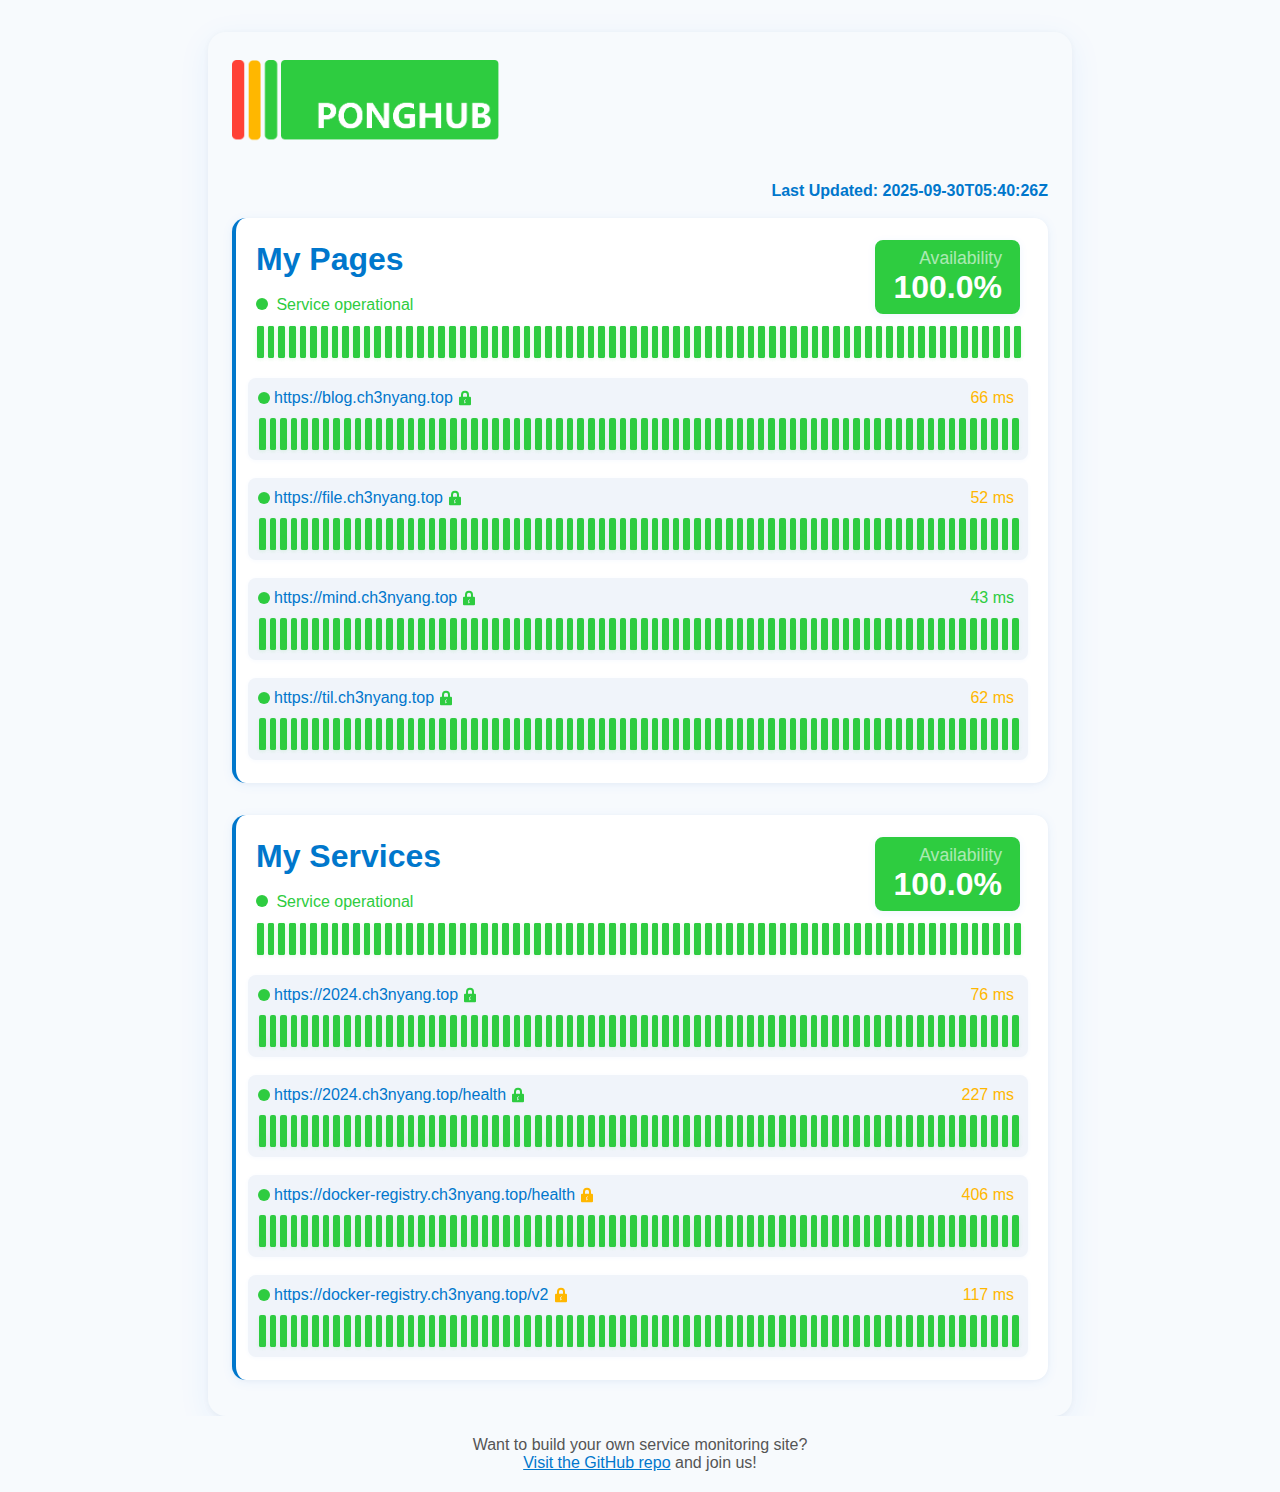
<file: index.html>
<!DOCTYPE html>
<html lang="en">
<head>
    <meta charset="UTF-8">
    <meta name="viewport" content="width=device-width, initial-scale=1.0">
    <title>Service Status Report</title>
    <link rel="stylesheet" href="/static/style.css">
    <link rel="icon" href="/static/icon.png">
    <style>
        :root {
            --primary-color: #0077cc;
            --secondary-color: #f0f4fa;
            --background-color: #f7fafd;
            --red-color: #ff4136;
            --yellow-color: #ffb700;
            --green-color: #2ecc40;
            --gray-color: #e0e0e0;
            --white-color: #ffffff;
        }
        .container {
            width: calc(12px * 72);
        }
        .service-header .status-bar,
        .port-block .status-bar {
            grid-template-columns: repeat(72, 1fr) !important;
        }
        @media (max-width: calc(12px * 72)) {
            .container {
                width: 100%;
                min-width: 0;
                max-width: 100vw;
                padding-left: 2px;
                padding-right: 2px;
                margin: 0;
                border-radius: 0;
                box-shadow: none;
            }
            .logo-img {
                height: auto;
                max-height: 96px;
                max-width: 100%;
            }
            .update-time {
                font-size: 0.92em;
                margin-bottom: 10px;
            }
            .service-block {
                padding: 10px 6px 10px 6px;
                margin-bottom: 18px;
                border-radius: 8px;
            }
            .service-header h2 {
                font-size: 1.5em;
            }
            .service-header .availability-badge {
                font-size: 1.5em;
                padding: 6px 12px;
            }
            .service-header .status-bar,
            .port-block .status-bar {
                padding: 0;
                column-gap: 0;
            }
            .status-bar .status-rect {
                height: 18px;
                margin: 0;
                width: 100%;
                box-shadow: none;
                border-radius: 0;
            }
            .port-block {
                margin-bottom: 12px;
                padding: 6px 4px 4px 4px;
                border-radius: 6px;
                background: var(--secondary-color);
                box-shadow: 0 1px 4px rgba(44, 124, 255, 0.04);
            }
            .port-block .port-url {
                min-width: 80px;
                font-size: 0.92em;
                margin-bottom: 2px;
                color: var(--primary-color);
                font-weight: 500;
            }
        }
    </style>
</head>
<body>
    <div class="container">
        <img src="/static/logo.png" alt="Service Status Report" class="logo-img">
        <div class="update-time">Last Updated: 2025-09-30T05:40:26Z</div>
        
        <div class="service-block">
            <div class="service-header">
                <h2>My Pages</h2>
                
                <div class="status-info status-info-all">
                    <span class="status-ball"></span>
                    
                        Service operational
                    
                </div>
                
                
                <div class="availability-badge 
                    availability-green">
                    <span class="availability-label">Availability</span>
                    <span class="availability-value">100.0%</span>
                </div>
                <div class="status-bar status-bar-header">
                    
                    
                    
                    
                    <div class="status-rect status-all" title="2025-09-28T11:37:15Z: all" data-time="2025-09-28T11:37:15Z">
                        
                        <div class="status-rect-content" style="height: 100%;"></div>
                        
                    </div>
                    
                    
                    
                    <div class="status-rect status-all" title="2025-09-28T12:35:14Z: all" data-time="2025-09-28T12:35:14Z">
                        
                        <div class="status-rect-content" style="height: 100%;"></div>
                        
                    </div>
                    
                    
                    
                    <div class="status-rect status-all" title="2025-09-28T13:21:33Z: all" data-time="2025-09-28T13:21:33Z">
                        
                        <div class="status-rect-content" style="height: 100%;"></div>
                        
                    </div>
                    
                    
                    
                    <div class="status-rect status-all" title="2025-09-28T13:37:50Z: all" data-time="2025-09-28T13:37:50Z">
                        
                        <div class="status-rect-content" style="height: 100%;"></div>
                        
                    </div>
                    
                    
                    
                    <div class="status-rect status-all" title="2025-09-28T14:14:21Z: all" data-time="2025-09-28T14:14:21Z">
                        
                        <div class="status-rect-content" style="height: 100%;"></div>
                        
                    </div>
                    
                    
                    
                    <div class="status-rect status-all" title="2025-09-28T14:36:22Z: all" data-time="2025-09-28T14:36:22Z">
                        
                        <div class="status-rect-content" style="height: 100%;"></div>
                        
                    </div>
                    
                    
                    
                    <div class="status-rect status-all" title="2025-09-28T15:15:38Z: all" data-time="2025-09-28T15:15:38Z">
                        
                        <div class="status-rect-content" style="height: 100%;"></div>
                        
                    </div>
                    
                    
                    
                    <div class="status-rect status-all" title="2025-09-28T15:36:50Z: all" data-time="2025-09-28T15:36:50Z">
                        
                        <div class="status-rect-content" style="height: 100%;"></div>
                        
                    </div>
                    
                    
                    
                    <div class="status-rect status-all" title="2025-09-28T16:19:57Z: all" data-time="2025-09-28T16:19:57Z">
                        
                        <div class="status-rect-content" style="height: 100%;"></div>
                        
                    </div>
                    
                    
                    
                    <div class="status-rect status-all" title="2025-09-28T16:40:53Z: all" data-time="2025-09-28T16:40:53Z">
                        
                        <div class="status-rect-content" style="height: 100%;"></div>
                        
                    </div>
                    
                    
                    
                    <div class="status-rect status-all" title="2025-09-28T17:14:25Z: all" data-time="2025-09-28T17:14:25Z">
                        
                        <div class="status-rect-content" style="height: 100%;"></div>
                        
                    </div>
                    
                    
                    
                    <div class="status-rect status-all" title="2025-09-28T17:36:46Z: all" data-time="2025-09-28T17:36:46Z">
                        
                        <div class="status-rect-content" style="height: 100%;"></div>
                        
                    </div>
                    
                    
                    
                    <div class="status-rect status-all" title="2025-09-28T18:23:56Z: all" data-time="2025-09-28T18:23:56Z">
                        
                        <div class="status-rect-content" style="height: 100%;"></div>
                        
                    </div>
                    
                    
                    
                    <div class="status-rect status-all" title="2025-09-28T18:42:59Z: all" data-time="2025-09-28T18:42:59Z">
                        
                        <div class="status-rect-content" style="height: 100%;"></div>
                        
                    </div>
                    
                    
                    
                    <div class="status-rect status-all" title="2025-09-28T19:13:11Z: all" data-time="2025-09-28T19:13:11Z">
                        
                        <div class="status-rect-content" style="height: 100%;"></div>
                        
                    </div>
                    
                    
                    
                    <div class="status-rect status-all" title="2025-09-28T19:37:13Z: all" data-time="2025-09-28T19:37:13Z">
                        
                        <div class="status-rect-content" style="height: 100%;"></div>
                        
                    </div>
                    
                    
                    
                    <div class="status-rect status-all" title="2025-09-28T20:18:40Z: all" data-time="2025-09-28T20:18:40Z">
                        
                        <div class="status-rect-content" style="height: 100%;"></div>
                        
                    </div>
                    
                    
                    
                    <div class="status-rect status-all" title="2025-09-28T20:37:33Z: all" data-time="2025-09-28T20:37:33Z">
                        
                        <div class="status-rect-content" style="height: 100%;"></div>
                        
                    </div>
                    
                    
                    
                    <div class="status-rect status-all" title="2025-09-28T21:15:25Z: all" data-time="2025-09-28T21:15:25Z">
                        
                        <div class="status-rect-content" style="height: 100%;"></div>
                        
                    </div>
                    
                    
                    
                    <div class="status-rect status-all" title="2025-09-28T21:36:52Z: all" data-time="2025-09-28T21:36:52Z">
                        
                        <div class="status-rect-content" style="height: 100%;"></div>
                        
                    </div>
                    
                    
                    
                    <div class="status-rect status-all" title="2025-09-28T22:16:42Z: all" data-time="2025-09-28T22:16:42Z">
                        
                        <div class="status-rect-content" style="height: 100%;"></div>
                        
                    </div>
                    
                    
                    
                    <div class="status-rect status-all" title="2025-09-28T22:38:25Z: all" data-time="2025-09-28T22:38:25Z">
                        
                        <div class="status-rect-content" style="height: 100%;"></div>
                        
                    </div>
                    
                    
                    
                    <div class="status-rect status-all" title="2025-09-28T23:16:09Z: all" data-time="2025-09-28T23:16:09Z">
                        
                        <div class="status-rect-content" style="height: 100%;"></div>
                        
                    </div>
                    
                    
                    
                    <div class="status-rect status-all" title="2025-09-28T23:37:11Z: all" data-time="2025-09-28T23:37:11Z">
                        
                        <div class="status-rect-content" style="height: 100%;"></div>
                        
                    </div>
                    
                    
                    
                    <div class="status-rect status-all" title="2025-09-29T01:25:28Z: all" data-time="2025-09-29T01:25:28Z">
                        
                        <div class="status-rect-content" style="height: 100%;"></div>
                        
                    </div>
                    
                    
                    
                    <div class="status-rect status-all" title="2025-09-29T02:49:59Z: all" data-time="2025-09-29T02:49:59Z">
                        
                        <div class="status-rect-content" style="height: 100%;"></div>
                        
                    </div>
                    
                    
                    
                    <div class="status-rect status-all" title="2025-09-29T03:37:13Z: all" data-time="2025-09-29T03:37:13Z">
                        
                        <div class="status-rect-content" style="height: 100%;"></div>
                        
                    </div>
                    
                    
                    
                    <div class="status-rect status-all" title="2025-09-29T04:23:35Z: all" data-time="2025-09-29T04:23:35Z">
                        
                        <div class="status-rect-content" style="height: 100%;"></div>
                        
                    </div>
                    
                    
                    
                    <div class="status-rect status-all" title="2025-09-29T04:43:33Z: all" data-time="2025-09-29T04:43:33Z">
                        
                        <div class="status-rect-content" style="height: 100%;"></div>
                        
                    </div>
                    
                    
                    
                    <div class="status-rect status-all" title="2025-09-29T05:19:17Z: all" data-time="2025-09-29T05:19:17Z">
                        
                        <div class="status-rect-content" style="height: 100%;"></div>
                        
                    </div>
                    
                    
                    
                    <div class="status-rect status-all" title="2025-09-29T05:41:29Z: all" data-time="2025-09-29T05:41:29Z">
                        
                        <div class="status-rect-content" style="height: 100%;"></div>
                        
                    </div>
                    
                    
                    
                    <div class="status-rect status-all" title="2025-09-29T06:30:24Z: all" data-time="2025-09-29T06:30:24Z">
                        
                        <div class="status-rect-content" style="height: 100%;"></div>
                        
                    </div>
                    
                    
                    
                    <div class="status-rect status-all" title="2025-09-29T07:19:30Z: all" data-time="2025-09-29T07:19:30Z">
                        
                        <div class="status-rect-content" style="height: 100%;"></div>
                        
                    </div>
                    
                    
                    
                    <div class="status-rect status-all" title="2025-09-29T07:39:32Z: all" data-time="2025-09-29T07:39:32Z">
                        
                        <div class="status-rect-content" style="height: 100%;"></div>
                        
                    </div>
                    
                    
                    
                    <div class="status-rect status-all" title="2025-09-29T08:28:20Z: all" data-time="2025-09-29T08:28:20Z">
                        
                        <div class="status-rect-content" style="height: 100%;"></div>
                        
                    </div>
                    
                    
                    
                    <div class="status-rect status-all" title="2025-09-29T08:50:49Z: all" data-time="2025-09-29T08:50:49Z">
                        
                        <div class="status-rect-content" style="height: 100%;"></div>
                        
                    </div>
                    
                    
                    
                    <div class="status-rect status-all" title="2025-09-29T09:22:57Z: all" data-time="2025-09-29T09:22:57Z">
                        
                        <div class="status-rect-content" style="height: 100%;"></div>
                        
                    </div>
                    
                    
                    
                    <div class="status-rect status-all" title="2025-09-29T09:42:02Z: all" data-time="2025-09-29T09:42:02Z">
                        
                        <div class="status-rect-content" style="height: 100%;"></div>
                        
                    </div>
                    
                    
                    
                    <div class="status-rect status-all" title="2025-09-29T10:21:28Z: all" data-time="2025-09-29T10:21:28Z">
                        
                        <div class="status-rect-content" style="height: 100%;"></div>
                        
                    </div>
                    
                    
                    
                    <div class="status-rect status-all" title="2025-09-29T10:43:52Z: all" data-time="2025-09-29T10:43:52Z">
                        
                        <div class="status-rect-content" style="height: 100%;"></div>
                        
                    </div>
                    
                    
                    
                    <div class="status-rect status-all" title="2025-09-29T11:15:58Z: all" data-time="2025-09-29T11:15:58Z">
                        
                        <div class="status-rect-content" style="height: 100%;"></div>
                        
                    </div>
                    
                    
                    
                    <div class="status-rect status-all" title="2025-09-29T11:38:17Z: all" data-time="2025-09-29T11:38:17Z">
                        
                        <div class="status-rect-content" style="height: 100%;"></div>
                        
                    </div>
                    
                    
                    
                    <div class="status-rect status-all" title="2025-09-29T12:41:01Z: all" data-time="2025-09-29T12:41:01Z">
                        
                        <div class="status-rect-content" style="height: 100%;"></div>
                        
                    </div>
                    
                    
                    
                    <div class="status-rect status-all" title="2025-09-29T13:29:12Z: all" data-time="2025-09-29T13:29:12Z">
                        
                        <div class="status-rect-content" style="height: 100%;"></div>
                        
                    </div>
                    
                    
                    
                    <div class="status-rect status-all" title="2025-09-29T13:47:48Z: all" data-time="2025-09-29T13:47:48Z">
                        
                        <div class="status-rect-content" style="height: 100%;"></div>
                        
                    </div>
                    
                    
                    
                    <div class="status-rect status-all" title="2025-09-29T14:19:32Z: all" data-time="2025-09-29T14:19:32Z">
                        
                        <div class="status-rect-content" style="height: 100%;"></div>
                        
                    </div>
                    
                    
                    
                    <div class="status-rect status-all" title="2025-09-29T14:42:51Z: all" data-time="2025-09-29T14:42:51Z">
                        
                        <div class="status-rect-content" style="height: 100%;"></div>
                        
                    </div>
                    
                    
                    
                    <div class="status-rect status-all" title="2025-09-29T15:19:50Z: all" data-time="2025-09-29T15:19:50Z">
                        
                        <div class="status-rect-content" style="height: 100%;"></div>
                        
                    </div>
                    
                    
                    
                    <div class="status-rect status-all" title="2025-09-29T15:40:39Z: all" data-time="2025-09-29T15:40:39Z">
                        
                        <div class="status-rect-content" style="height: 100%;"></div>
                        
                    </div>
                    
                    
                    
                    <div class="status-rect status-all" title="2025-09-29T16:19:26Z: all" data-time="2025-09-29T16:19:26Z">
                        
                        <div class="status-rect-content" style="height: 100%;"></div>
                        
                    </div>
                    
                    
                    
                    <div class="status-rect status-all" title="2025-09-29T16:39:14Z: all" data-time="2025-09-29T16:39:14Z">
                        
                        <div class="status-rect-content" style="height: 100%;"></div>
                        
                    </div>
                    
                    
                    
                    <div class="status-rect status-all" title="2025-09-29T17:17:24Z: all" data-time="2025-09-29T17:17:24Z">
                        
                        <div class="status-rect-content" style="height: 100%;"></div>
                        
                    </div>
                    
                    
                    
                    <div class="status-rect status-all" title="2025-09-29T17:37:43Z: all" data-time="2025-09-29T17:37:43Z">
                        
                        <div class="status-rect-content" style="height: 100%;"></div>
                        
                    </div>
                    
                    
                    
                    <div class="status-rect status-all" title="2025-09-29T18:28:03Z: all" data-time="2025-09-29T18:28:03Z">
                        
                        <div class="status-rect-content" style="height: 100%;"></div>
                        
                    </div>
                    
                    
                    
                    <div class="status-rect status-all" title="2025-09-29T18:49:17Z: all" data-time="2025-09-29T18:49:17Z">
                        
                        <div class="status-rect-content" style="height: 100%;"></div>
                        
                    </div>
                    
                    
                    
                    <div class="status-rect status-all" title="2025-09-29T19:15:32Z: all" data-time="2025-09-29T19:15:32Z">
                        
                        <div class="status-rect-content" style="height: 100%;"></div>
                        
                    </div>
                    
                    
                    
                    <div class="status-rect status-all" title="2025-09-29T19:37:26Z: all" data-time="2025-09-29T19:37:26Z">
                        
                        <div class="status-rect-content" style="height: 100%;"></div>
                        
                    </div>
                    
                    
                    
                    <div class="status-rect status-all" title="2025-09-29T20:18:47Z: all" data-time="2025-09-29T20:18:47Z">
                        
                        <div class="status-rect-content" style="height: 100%;"></div>
                        
                    </div>
                    
                    
                    
                    <div class="status-rect status-all" title="2025-09-29T20:39:09Z: all" data-time="2025-09-29T20:39:09Z">
                        
                        <div class="status-rect-content" style="height: 100%;"></div>
                        
                    </div>
                    
                    
                    
                    <div class="status-rect status-all" title="2025-09-29T21:16:18Z: all" data-time="2025-09-29T21:16:18Z">
                        
                        <div class="status-rect-content" style="height: 100%;"></div>
                        
                    </div>
                    
                    
                    
                    <div class="status-rect status-all" title="2025-09-29T21:36:36Z: all" data-time="2025-09-29T21:36:36Z">
                        
                        <div class="status-rect-content" style="height: 100%;"></div>
                        
                    </div>
                    
                    
                    
                    <div class="status-rect status-all" title="2025-09-29T22:15:57Z: all" data-time="2025-09-29T22:15:57Z">
                        
                        <div class="status-rect-content" style="height: 100%;"></div>
                        
                    </div>
                    
                    
                    
                    <div class="status-rect status-all" title="2025-09-29T22:37:27Z: all" data-time="2025-09-29T22:37:27Z">
                        
                        <div class="status-rect-content" style="height: 100%;"></div>
                        
                    </div>
                    
                    
                    
                    <div class="status-rect status-all" title="2025-09-29T23:17:03Z: all" data-time="2025-09-29T23:17:03Z">
                        
                        <div class="status-rect-content" style="height: 100%;"></div>
                        
                    </div>
                    
                    
                    
                    <div class="status-rect status-all" title="2025-09-29T23:37:07Z: all" data-time="2025-09-29T23:37:07Z">
                        
                        <div class="status-rect-content" style="height: 100%;"></div>
                        
                    </div>
                    
                    
                    
                    <div class="status-rect status-all" title="2025-09-30T01:23:59Z: all" data-time="2025-09-30T01:23:59Z">
                        
                        <div class="status-rect-content" style="height: 100%;"></div>
                        
                    </div>
                    
                    
                    
                    <div class="status-rect status-all" title="2025-09-30T02:43:01Z: all" data-time="2025-09-30T02:43:01Z">
                        
                        <div class="status-rect-content" style="height: 100%;"></div>
                        
                    </div>
                    
                    
                    
                    <div class="status-rect status-all" title="2025-09-30T03:31:14Z: all" data-time="2025-09-30T03:31:14Z">
                        
                        <div class="status-rect-content" style="height: 100%;"></div>
                        
                    </div>
                    
                    
                    
                    <div class="status-rect status-all" title="2025-09-30T04:22:54Z: all" data-time="2025-09-30T04:22:54Z">
                        
                        <div class="status-rect-content" style="height: 100%;"></div>
                        
                    </div>
                    
                    
                    
                    <div class="status-rect status-all" title="2025-09-30T04:42:49Z: all" data-time="2025-09-30T04:42:49Z">
                        
                        <div class="status-rect-content" style="height: 100%;"></div>
                        
                    </div>
                    
                    
                    
                    <div class="status-rect status-all" title="2025-09-30T05:18:49Z: all" data-time="2025-09-30T05:18:49Z">
                        
                        <div class="status-rect-content" style="height: 100%;"></div>
                        
                    </div>
                    
                    
                    
                    <div class="status-rect status-all" title="2025-09-30T05:40:25Z: all" data-time="2025-09-30T05:40:25Z">
                        
                        <div class="status-rect-content" style="height: 100%;"></div>
                        
                    </div>
                    
                    
                </div>
            </div>
            
            
            <div class="port-block">
                
                <div class="port-url status-info-all">
                    <span class="status-ball"></span>
                    <span class="url-text" title="https://blog.ch3nyang.top">
                        
                            https://blog.ch3nyang.top
                        
                    </span>
                    <div class="cert-status
                        cert-status-green"
                        data-time="Cert will expire in 36 days">
                        <svg viewBox="0 0 24 24" xmlns="http://www.w3.org/2000/svg">
                            <path d="M21 11.5a1.504 1.504 0 0 0-1.5-1.5H18V7A6 6 0 0 0 6 7v3H4.5A1.504 1.504 0 0 0 3 11.5v10A1.504 1.504 0 0 0 4.5 23h15a1.504 1.504 0 0 0 1.5-1.5zM9 7a3 3 0 0 1 6 0v3H9zm4 8h-1v1h1v1h-1v1h1v1h-1v1h-1v-5h1v-1h1z"/>
                        </svg>
                    </div>
                </div>
                <div class="port-response-time">
                    
                    
                        <span class="response-time-value
                            response-time-yellow">
                            66 ms
                        </span>
                    
                </div>
                <div class="status-bar port-status-bar">
                    
                    
                    
                        
                            <div class="status-rect status-all" data-time="2025-09-28T11:37:15Z">
                                
                                    <div class="status-rect-content" style="height: 14%;"></div>
                                
                            </div>
                        
                    
                        
                            <div class="status-rect status-all" data-time="2025-09-28T12:35:14Z">
                                
                                    <div class="status-rect-content" style="height: 11.2%;"></div>
                                
                            </div>
                        
                    
                        
                            <div class="status-rect status-all" data-time="2025-09-28T13:21:33Z">
                                
                                    <div class="status-rect-content" style="height: 30.2%;"></div>
                                
                            </div>
                        
                    
                        
                            <div class="status-rect status-all" data-time="2025-09-28T13:37:50Z">
                                
                                    <div class="status-rect-content" style="height: 15.2%;"></div>
                                
                            </div>
                        
                    
                        
                            <div class="status-rect status-all" data-time="2025-09-28T14:14:21Z">
                                
                                    <div class="status-rect-content" style="height: 27%;"></div>
                                
                            </div>
                        
                    
                        
                            <div class="status-rect status-all" data-time="2025-09-28T14:36:22Z">
                                
                                    <div class="status-rect-content" style="height: 20.2%;"></div>
                                
                            </div>
                        
                    
                        
                            <div class="status-rect status-all" data-time="2025-09-28T15:15:38Z">
                                
                                    <div class="status-rect-content" style="height: 11.8%;"></div>
                                
                            </div>
                        
                    
                        
                            <div class="status-rect status-all" data-time="2025-09-28T15:36:50Z">
                                
                                    <div class="status-rect-content" style="height: 15%;"></div>
                                
                            </div>
                        
                    
                        
                            <div class="status-rect status-all" data-time="2025-09-28T16:19:57Z">
                                
                                    <div class="status-rect-content" style="height: 36.4%;"></div>
                                
                            </div>
                        
                    
                        
                            <div class="status-rect status-all" data-time="2025-09-28T16:40:53Z">
                                
                                    <div class="status-rect-content" style="height: 29.8%;"></div>
                                
                            </div>
                        
                    
                        
                            <div class="status-rect status-all" data-time="2025-09-28T17:14:25Z">
                                
                                    <div class="status-rect-content" style="height: 31%;"></div>
                                
                            </div>
                        
                    
                        
                            <div class="status-rect status-all" data-time="2025-09-28T17:36:46Z">
                                
                                    <div class="status-rect-content" style="height: 29.4%;"></div>
                                
                            </div>
                        
                    
                        
                            <div class="status-rect status-all" data-time="2025-09-28T18:23:56Z">
                                
                                    <div class="status-rect-content" style="height: 31%;"></div>
                                
                            </div>
                        
                    
                        
                            <div class="status-rect status-all" data-time="2025-09-28T18:43:00Z">
                                
                                    <div class="status-rect-content" style="height: 15.8%;"></div>
                                
                            </div>
                        
                    
                        
                            <div class="status-rect status-all" data-time="2025-09-28T19:13:11Z">
                                
                                    <div class="status-rect-content" style="height: 10%;"></div>
                                
                            </div>
                        
                    
                        
                            <div class="status-rect status-all" data-time="2025-09-28T19:37:13Z">
                                
                                    <div class="status-rect-content" style="height: 18.6%;"></div>
                                
                            </div>
                        
                    
                        
                            <div class="status-rect status-all" data-time="2025-09-28T20:18:40Z">
                                
                                    <div class="status-rect-content" style="height: 13.4%;"></div>
                                
                            </div>
                        
                    
                        
                            <div class="status-rect status-all" data-time="2025-09-28T20:37:33Z">
                                
                                    <div class="status-rect-content" style="height: 35.8%;"></div>
                                
                            </div>
                        
                    
                        
                            <div class="status-rect status-all" data-time="2025-09-28T21:15:25Z">
                                
                                    <div class="status-rect-content" style="height: 37%;"></div>
                                
                            </div>
                        
                    
                        
                            <div class="status-rect status-all" data-time="2025-09-28T21:36:53Z">
                                
                                    <div class="status-rect-content" style="height: 31.6%;"></div>
                                
                            </div>
                        
                    
                        
                            <div class="status-rect status-all" data-time="2025-09-28T22:16:43Z">
                                
                                    <div class="status-rect-content" style="height: 17.4%;"></div>
                                
                            </div>
                        
                    
                        
                            <div class="status-rect status-all" data-time="2025-09-28T22:38:25Z">
                                
                                    <div class="status-rect-content" style="height: 15.2%;"></div>
                                
                            </div>
                        
                    
                        
                            <div class="status-rect status-all" data-time="2025-09-28T23:16:09Z">
                                
                                    <div class="status-rect-content" style="height: 34%;"></div>
                                
                            </div>
                        
                    
                        
                            <div class="status-rect status-all" data-time="2025-09-28T23:37:11Z">
                                
                                    <div class="status-rect-content" style="height: 28.8%;"></div>
                                
                            </div>
                        
                    
                        
                            <div class="status-rect status-all" data-time="2025-09-29T01:25:28Z">
                                
                                    <div class="status-rect-content" style="height: 20.6%;"></div>
                                
                            </div>
                        
                    
                        
                            <div class="status-rect status-all" data-time="2025-09-29T02:49:59Z">
                                
                                    <div class="status-rect-content" style="height: 39.2%;"></div>
                                
                            </div>
                        
                    
                        
                            <div class="status-rect status-all" data-time="2025-09-29T03:37:13Z">
                                
                                    <div class="status-rect-content" style="height: 11.6%;"></div>
                                
                            </div>
                        
                    
                        
                            <div class="status-rect status-all" data-time="2025-09-29T04:23:35Z">
                                
                                    <div class="status-rect-content" style="height: 28.6%;"></div>
                                
                            </div>
                        
                    
                        
                            <div class="status-rect status-all" data-time="2025-09-29T04:43:33Z">
                                
                                    <div class="status-rect-content" style="height: 31.4%;"></div>
                                
                            </div>
                        
                    
                        
                            <div class="status-rect status-all" data-time="2025-09-29T05:19:18Z">
                                
                                    <div class="status-rect-content" style="height: 32%;"></div>
                                
                            </div>
                        
                    
                        
                            <div class="status-rect status-all" data-time="2025-09-29T05:41:29Z">
                                
                                    <div class="status-rect-content" style="height: 31.4%;"></div>
                                
                            </div>
                        
                    
                        
                            <div class="status-rect status-all" data-time="2025-09-29T06:30:24Z">
                                
                                    <div class="status-rect-content" style="height: 17.8%;"></div>
                                
                            </div>
                        
                    
                        
                            <div class="status-rect status-all" data-time="2025-09-29T07:19:30Z">
                                
                                    <div class="status-rect-content" style="height: 34.4%;"></div>
                                
                            </div>
                        
                    
                        
                            <div class="status-rect status-all" data-time="2025-09-29T07:39:32Z">
                                
                                    <div class="status-rect-content" style="height: 28%;"></div>
                                
                            </div>
                        
                    
                        
                            <div class="status-rect status-all" data-time="2025-09-29T08:28:20Z">
                                
                                    <div class="status-rect-content" style="height: 15.2%;"></div>
                                
                            </div>
                        
                    
                        
                            <div class="status-rect status-all" data-time="2025-09-29T08:50:49Z">
                                
                                    <div class="status-rect-content" style="height: 11.6%;"></div>
                                
                            </div>
                        
                    
                        
                            <div class="status-rect status-all" data-time="2025-09-29T09:22:57Z">
                                
                                    <div class="status-rect-content" style="height: 11.8%;"></div>
                                
                            </div>
                        
                    
                        
                            <div class="status-rect status-all" data-time="2025-09-29T09:42:02Z">
                                
                                    <div class="status-rect-content" style="height: 10.4%;"></div>
                                
                            </div>
                        
                    
                        
                            <div class="status-rect status-all" data-time="2025-09-29T10:21:28Z">
                                
                                    <div class="status-rect-content" style="height: 30.8%;"></div>
                                
                            </div>
                        
                    
                        
                            <div class="status-rect status-all" data-time="2025-09-29T10:43:52Z">
                                
                                    <div class="status-rect-content" style="height: 10%;"></div>
                                
                            </div>
                        
                    
                        
                            <div class="status-rect status-all" data-time="2025-09-29T11:15:58Z">
                                
                                    <div class="status-rect-content" style="height: 11.2%;"></div>
                                
                            </div>
                        
                    
                        
                            <div class="status-rect status-all" data-time="2025-09-29T11:38:17Z">
                                
                                    <div class="status-rect-content" style="height: 29.2%;"></div>
                                
                            </div>
                        
                    
                        
                            <div class="status-rect status-all" data-time="2025-09-29T12:41:02Z">
                                
                                    <div class="status-rect-content" style="height: 15.6%;"></div>
                                
                            </div>
                        
                    
                        
                            <div class="status-rect status-all" data-time="2025-09-29T13:29:12Z">
                                
                                    <div class="status-rect-content" style="height: 28.2%;"></div>
                                
                            </div>
                        
                    
                        
                            <div class="status-rect status-all" data-time="2025-09-29T13:47:48Z">
                                
                                    <div class="status-rect-content" style="height: 10%;"></div>
                                
                            </div>
                        
                    
                        
                            <div class="status-rect status-all" data-time="2025-09-29T14:19:32Z">
                                
                                    <div class="status-rect-content" style="height: 29%;"></div>
                                
                            </div>
                        
                    
                        
                            <div class="status-rect status-all" data-time="2025-09-29T14:42:51Z">
                                
                                    <div class="status-rect-content" style="height: 23.4%;"></div>
                                
                            </div>
                        
                    
                        
                            <div class="status-rect status-all" data-time="2025-09-29T15:19:51Z">
                                
                                    <div class="status-rect-content" style="height: 34%;"></div>
                                
                            </div>
                        
                    
                        
                            <div class="status-rect status-all" data-time="2025-09-29T15:40:39Z">
                                
                                    <div class="status-rect-content" style="height: 10.4%;"></div>
                                
                            </div>
                        
                    
                        
                            <div class="status-rect status-all" data-time="2025-09-29T16:19:26Z">
                                
                                    <div class="status-rect-content" style="height: 14.2%;"></div>
                                
                            </div>
                        
                    
                        
                            <div class="status-rect status-all" data-time="2025-09-29T16:39:14Z">
                                
                                    <div class="status-rect-content" style="height: 33.4%;"></div>
                                
                            </div>
                        
                    
                        
                            <div class="status-rect status-all" data-time="2025-09-29T17:17:24Z">
                                
                                    <div class="status-rect-content" style="height: 27.6%;"></div>
                                
                            </div>
                        
                    
                        
                            <div class="status-rect status-all" data-time="2025-09-29T17:37:44Z">
                                
                                    <div class="status-rect-content" style="height: 32.2%;"></div>
                                
                            </div>
                        
                    
                        
                            <div class="status-rect status-all" data-time="2025-09-29T18:28:03Z">
                                
                                    <div class="status-rect-content" style="height: 26.2%;"></div>
                                
                            </div>
                        
                    
                        
                            <div class="status-rect status-all" data-time="2025-09-29T18:49:18Z">
                                
                                    <div class="status-rect-content" style="height: 24.4%;"></div>
                                
                            </div>
                        
                    
                        
                            <div class="status-rect status-all" data-time="2025-09-29T19:15:32Z">
                                
                                    <div class="status-rect-content" style="height: 16.4%;"></div>
                                
                            </div>
                        
                    
                        
                            <div class="status-rect status-all" data-time="2025-09-29T19:37:26Z">
                                
                                    <div class="status-rect-content" style="height: 13.4%;"></div>
                                
                            </div>
                        
                    
                        
                            <div class="status-rect status-all" data-time="2025-09-29T20:18:47Z">
                                
                                    <div class="status-rect-content" style="height: 16%;"></div>
                                
                            </div>
                        
                    
                        
                            <div class="status-rect status-all" data-time="2025-09-29T20:39:10Z">
                                
                                    <div class="status-rect-content" style="height: 27.8%;"></div>
                                
                            </div>
                        
                    
                        
                            <div class="status-rect status-all" data-time="2025-09-29T21:16:19Z">
                                
                                    <div class="status-rect-content" style="height: 18.4%;"></div>
                                
                            </div>
                        
                    
                        
                            <div class="status-rect status-all" data-time="2025-09-29T21:36:36Z">
                                
                                    <div class="status-rect-content" style="height: 14.6%;"></div>
                                
                            </div>
                        
                    
                        
                            <div class="status-rect status-all" data-time="2025-09-29T22:15:57Z">
                                
                                    <div class="status-rect-content" style="height: 17.4%;"></div>
                                
                            </div>
                        
                    
                        
                            <div class="status-rect status-all" data-time="2025-09-29T22:37:28Z">
                                
                                    <div class="status-rect-content" style="height: 33.4%;"></div>
                                
                            </div>
                        
                    
                        
                            <div class="status-rect status-all" data-time="2025-09-29T23:17:03Z">
                                
                                    <div class="status-rect-content" style="height: 24%;"></div>
                                
                            </div>
                        
                    
                        
                            <div class="status-rect status-all" data-time="2025-09-29T23:37:07Z">
                                
                                    <div class="status-rect-content" style="height: 15.8%;"></div>
                                
                            </div>
                        
                    
                        
                            <div class="status-rect status-all" data-time="2025-09-30T01:23:59Z">
                                
                                    <div class="status-rect-content" style="height: 14.8%;"></div>
                                
                            </div>
                        
                    
                        
                            <div class="status-rect status-all" data-time="2025-09-30T02:43:02Z">
                                
                                    <div class="status-rect-content" style="height: 14.6%;"></div>
                                
                            </div>
                        
                    
                        
                            <div class="status-rect status-all" data-time="2025-09-30T03:31:14Z">
                                
                                    <div class="status-rect-content" style="height: 11.6%;"></div>
                                
                            </div>
                        
                    
                        
                            <div class="status-rect status-all" data-time="2025-09-30T04:22:54Z">
                                
                                    <div class="status-rect-content" style="height: 34.4%;"></div>
                                
                            </div>
                        
                    
                        
                            <div class="status-rect status-all" data-time="2025-09-30T04:42:49Z">
                                
                                    <div class="status-rect-content" style="height: 11%;"></div>
                                
                            </div>
                        
                    
                        
                            <div class="status-rect status-all" data-time="2025-09-30T05:18:49Z">
                                
                                    <div class="status-rect-content" style="height: 10%;"></div>
                                
                            </div>
                        
                    
                        
                            <div class="status-rect status-all" data-time="2025-09-30T05:40:25Z">
                                
                                    <div class="status-rect-content" style="height: 13.2%;"></div>
                                
                            </div>
                        
                    
                </div>
            </div>
            
            
            <div class="port-block">
                
                <div class="port-url status-info-all">
                    <span class="status-ball"></span>
                    <span class="url-text" title="https://file.ch3nyang.top">
                        
                            https://file.ch3nyang.top
                        
                    </span>
                    <div class="cert-status
                        cert-status-green"
                        data-time="Cert will expire in 36 days">
                        <svg viewBox="0 0 24 24" xmlns="http://www.w3.org/2000/svg">
                            <path d="M21 11.5a1.504 1.504 0 0 0-1.5-1.5H18V7A6 6 0 0 0 6 7v3H4.5A1.504 1.504 0 0 0 3 11.5v10A1.504 1.504 0 0 0 4.5 23h15a1.504 1.504 0 0 0 1.5-1.5zM9 7a3 3 0 0 1 6 0v3H9zm4 8h-1v1h1v1h-1v1h1v1h-1v1h-1v-5h1v-1h1z"/>
                        </svg>
                    </div>
                </div>
                <div class="port-response-time">
                    
                    
                        <span class="response-time-value
                            response-time-yellow">
                            52 ms
                        </span>
                    
                </div>
                <div class="status-bar port-status-bar">
                    
                    
                    
                        
                            <div class="status-rect status-all" data-time="2025-09-28T11:37:16Z">
                                
                                    <div class="status-rect-content" style="height: 12.2%;"></div>
                                
                            </div>
                        
                    
                        
                            <div class="status-rect status-all" data-time="2025-09-28T12:35:14Z">
                                
                                    <div class="status-rect-content" style="height: 10%;"></div>
                                
                            </div>
                        
                    
                        
                            <div class="status-rect status-all" data-time="2025-09-28T13:21:33Z">
                                
                                    <div class="status-rect-content" style="height: 41.6%;"></div>
                                
                            </div>
                        
                    
                        
                            <div class="status-rect status-all" data-time="2025-09-28T13:37:50Z">
                                
                                    <div class="status-rect-content" style="height: 16.4%;"></div>
                                
                            </div>
                        
                    
                        
                            <div class="status-rect status-all" data-time="2025-09-28T14:14:21Z">
                                
                                    <div class="status-rect-content" style="height: 22.4%;"></div>
                                
                            </div>
                        
                    
                        
                            <div class="status-rect status-all" data-time="2025-09-28T14:36:23Z">
                                
                                    <div class="status-rect-content" style="height: 13%;"></div>
                                
                            </div>
                        
                    
                        
                            <div class="status-rect status-all" data-time="2025-09-28T15:15:39Z">
                                
                                    <div class="status-rect-content" style="height: 10%;"></div>
                                
                            </div>
                        
                    
                        
                            <div class="status-rect status-all" data-time="2025-09-28T15:36:50Z">
                                
                                    <div class="status-rect-content" style="height: 14.6%;"></div>
                                
                            </div>
                        
                    
                        
                            <div class="status-rect status-all" data-time="2025-09-28T16:19:58Z">
                                
                                    <div class="status-rect-content" style="height: 42.8%;"></div>
                                
                            </div>
                        
                    
                        
                            <div class="status-rect status-all" data-time="2025-09-28T16:40:54Z">
                                
                                    <div class="status-rect-content" style="height: 16.6%;"></div>
                                
                            </div>
                        
                    
                        
                            <div class="status-rect status-all" data-time="2025-09-28T17:14:26Z">
                                
                                    <div class="status-rect-content" style="height: 33.8%;"></div>
                                
                            </div>
                        
                    
                        
                            <div class="status-rect status-all" data-time="2025-09-28T17:36:46Z">
                                
                                    <div class="status-rect-content" style="height: 27.2%;"></div>
                                
                            </div>
                        
                    
                        
                            <div class="status-rect status-all" data-time="2025-09-28T18:23:56Z">
                                
                                    <div class="status-rect-content" style="height: 27.8%;"></div>
                                
                            </div>
                        
                    
                        
                            <div class="status-rect status-all" data-time="2025-09-28T18:43:00Z">
                                
                                    <div class="status-rect-content" style="height: 21.8%;"></div>
                                
                            </div>
                        
                    
                        
                            <div class="status-rect status-all" data-time="2025-09-28T19:13:11Z">
                                
                                    <div class="status-rect-content" style="height: 10%;"></div>
                                
                            </div>
                        
                    
                        
                            <div class="status-rect status-all" data-time="2025-09-28T19:37:13Z">
                                
                                    <div class="status-rect-content" style="height: 31.2%;"></div>
                                
                            </div>
                        
                    
                        
                            <div class="status-rect status-all" data-time="2025-09-28T20:18:41Z">
                                
                                    <div class="status-rect-content" style="height: 13.8%;"></div>
                                
                            </div>
                        
                    
                        
                            <div class="status-rect status-all" data-time="2025-09-28T20:37:34Z">
                                
                                    <div class="status-rect-content" style="height: 30.8%;"></div>
                                
                            </div>
                        
                    
                        
                            <div class="status-rect status-all" data-time="2025-09-28T21:15:26Z">
                                
                                    <div class="status-rect-content" style="height: 32%;"></div>
                                
                            </div>
                        
                    
                        
                            <div class="status-rect status-all" data-time="2025-09-28T21:36:53Z">
                                
                                    <div class="status-rect-content" style="height: 31%;"></div>
                                
                            </div>
                        
                    
                        
                            <div class="status-rect status-all" data-time="2025-09-28T22:16:43Z">
                                
                                    <div class="status-rect-content" style="height: 17%;"></div>
                                
                            </div>
                        
                    
                        
                            <div class="status-rect status-all" data-time="2025-09-28T22:38:25Z">
                                
                                    <div class="status-rect-content" style="height: 20.4%;"></div>
                                
                            </div>
                        
                    
                        
                            <div class="status-rect status-all" data-time="2025-09-28T23:16:09Z">
                                
                                    <div class="status-rect-content" style="height: 30.2%;"></div>
                                
                            </div>
                        
                    
                        
                            <div class="status-rect status-all" data-time="2025-09-28T23:37:11Z">
                                
                                    <div class="status-rect-content" style="height: 35.2%;"></div>
                                
                            </div>
                        
                    
                        
                            <div class="status-rect status-all" data-time="2025-09-29T01:25:28Z">
                                
                                    <div class="status-rect-content" style="height: 19%;"></div>
                                
                            </div>
                        
                    
                        
                            <div class="status-rect status-all" data-time="2025-09-29T02:49:59Z">
                                
                                    <div class="status-rect-content" style="height: 30.4%;"></div>
                                
                            </div>
                        
                    
                        
                            <div class="status-rect status-all" data-time="2025-09-29T03:37:13Z">
                                
                                    <div class="status-rect-content" style="height: 10%;"></div>
                                
                            </div>
                        
                    
                        
                            <div class="status-rect status-all" data-time="2025-09-29T04:23:35Z">
                                
                                    <div class="status-rect-content" style="height: 19.2%;"></div>
                                
                            </div>
                        
                    
                        
                            <div class="status-rect status-all" data-time="2025-09-29T04:43:33Z">
                                
                                    <div class="status-rect-content" style="height: 33%;"></div>
                                
                            </div>
                        
                    
                        
                            <div class="status-rect status-all" data-time="2025-09-29T05:19:18Z">
                                
                                    <div class="status-rect-content" style="height: 31%;"></div>
                                
                            </div>
                        
                    
                        
                            <div class="status-rect status-all" data-time="2025-09-29T05:41:29Z">
                                
                                    <div class="status-rect-content" style="height: 10%;"></div>
                                
                            </div>
                        
                    
                        
                            <div class="status-rect status-all" data-time="2025-09-29T06:30:25Z">
                                
                                    <div class="status-rect-content" style="height: 24.6%;"></div>
                                
                            </div>
                        
                    
                        
                            <div class="status-rect status-all" data-time="2025-09-29T07:19:30Z">
                                
                                    <div class="status-rect-content" style="height: 31.4%;"></div>
                                
                            </div>
                        
                    
                        
                            <div class="status-rect status-all" data-time="2025-09-29T07:39:33Z">
                                
                                    <div class="status-rect-content" style="height: 25.8%;"></div>
                                
                            </div>
                        
                    
                        
                            <div class="status-rect status-all" data-time="2025-09-29T08:28:20Z">
                                
                                    <div class="status-rect-content" style="height: 15.4%;"></div>
                                
                            </div>
                        
                    
                        
                            <div class="status-rect status-all" data-time="2025-09-29T08:50:49Z">
                                
                                    <div class="status-rect-content" style="height: 10%;"></div>
                                
                            </div>
                        
                    
                        
                            <div class="status-rect status-all" data-time="2025-09-29T09:22:57Z">
                                
                                    <div class="status-rect-content" style="height: 10.6%;"></div>
                                
                            </div>
                        
                    
                        
                            <div class="status-rect status-all" data-time="2025-09-29T09:42:03Z">
                                
                                    <div class="status-rect-content" style="height: 10.6%;"></div>
                                
                            </div>
                        
                    
                        
                            <div class="status-rect status-all" data-time="2025-09-29T10:21:28Z">
                                
                                    <div class="status-rect-content" style="height: 10.8%;"></div>
                                
                            </div>
                        
                    
                        
                            <div class="status-rect status-all" data-time="2025-09-29T10:43:53Z">
                                
                                    <div class="status-rect-content" style="height: 18%;"></div>
                                
                            </div>
                        
                    
                        
                            <div class="status-rect status-all" data-time="2025-09-29T11:15:59Z">
                                
                                    <div class="status-rect-content" style="height: 12%;"></div>
                                
                            </div>
                        
                    
                        
                            <div class="status-rect status-all" data-time="2025-09-29T11:38:18Z">
                                
                                    <div class="status-rect-content" style="height: 12%;"></div>
                                
                            </div>
                        
                    
                        
                            <div class="status-rect status-all" data-time="2025-09-29T12:41:02Z">
                                
                                    <div class="status-rect-content" style="height: 15.2%;"></div>
                                
                            </div>
                        
                    
                        
                            <div class="status-rect status-all" data-time="2025-09-29T13:29:13Z">
                                
                                    <div class="status-rect-content" style="height: 20.6%;"></div>
                                
                            </div>
                        
                    
                        
                            <div class="status-rect status-all" data-time="2025-09-29T13:47:48Z">
                                
                                    <div class="status-rect-content" style="height: 10.8%;"></div>
                                
                            </div>
                        
                    
                        
                            <div class="status-rect status-all" data-time="2025-09-29T14:19:32Z">
                                
                                    <div class="status-rect-content" style="height: 10%;"></div>
                                
                            </div>
                        
                    
                        
                            <div class="status-rect status-all" data-time="2025-09-29T14:42:51Z">
                                
                                    <div class="status-rect-content" style="height: 12%;"></div>
                                
                            </div>
                        
                    
                        
                            <div class="status-rect status-all" data-time="2025-09-29T15:19:51Z">
                                
                                    <div class="status-rect-content" style="height: 29.4%;"></div>
                                
                            </div>
                        
                    
                        
                            <div class="status-rect status-all" data-time="2025-09-29T15:40:39Z">
                                
                                    <div class="status-rect-content" style="height: 10%;"></div>
                                
                            </div>
                        
                    
                        
                            <div class="status-rect status-all" data-time="2025-09-29T16:19:26Z">
                                
                                    <div class="status-rect-content" style="height: 67.8%;"></div>
                                
                            </div>
                        
                    
                        
                            <div class="status-rect status-all" data-time="2025-09-29T16:39:14Z">
                                
                                    <div class="status-rect-content" style="height: 29.2%;"></div>
                                
                            </div>
                        
                    
                        
                            <div class="status-rect status-all" data-time="2025-09-29T17:17:25Z">
                                
                                    <div class="status-rect-content" style="height: 44.8%;"></div>
                                
                            </div>
                        
                    
                        
                            <div class="status-rect status-all" data-time="2025-09-29T17:37:44Z">
                                
                                    <div class="status-rect-content" style="height: 15.4%;"></div>
                                
                            </div>
                        
                    
                        
                            <div class="status-rect status-all" data-time="2025-09-29T18:28:04Z">
                                
                                    <div class="status-rect-content" style="height: 22%;"></div>
                                
                            </div>
                        
                    
                        
                            <div class="status-rect status-all" data-time="2025-09-29T18:49:18Z">
                                
                                    <div class="status-rect-content" style="height: 39.8%;"></div>
                                
                            </div>
                        
                    
                        
                            <div class="status-rect status-all" data-time="2025-09-29T19:15:33Z">
                                
                                    <div class="status-rect-content" style="height: 39.6%;"></div>
                                
                            </div>
                        
                    
                        
                            <div class="status-rect status-all" data-time="2025-09-29T19:37:27Z">
                                
                                    <div class="status-rect-content" style="height: 12%;"></div>
                                
                            </div>
                        
                    
                        
                            <div class="status-rect status-all" data-time="2025-09-29T20:18:48Z">
                                
                                    <div class="status-rect-content" style="height: 10%;"></div>
                                
                            </div>
                        
                    
                        
                            <div class="status-rect status-all" data-time="2025-09-29T20:39:10Z">
                                
                                    <div class="status-rect-content" style="height: 18.8%;"></div>
                                
                            </div>
                        
                    
                        
                            <div class="status-rect status-all" data-time="2025-09-29T21:16:19Z">
                                
                                    <div class="status-rect-content" style="height: 17.8%;"></div>
                                
                            </div>
                        
                    
                        
                            <div class="status-rect status-all" data-time="2025-09-29T21:36:37Z">
                                
                                    <div class="status-rect-content" style="height: 27.8%;"></div>
                                
                            </div>
                        
                    
                        
                            <div class="status-rect status-all" data-time="2025-09-29T22:15:58Z">
                                
                                    <div class="status-rect-content" style="height: 15.4%;"></div>
                                
                            </div>
                        
                    
                        
                            <div class="status-rect status-all" data-time="2025-09-29T22:37:28Z">
                                
                                    <div class="status-rect-content" style="height: 31.4%;"></div>
                                
                            </div>
                        
                    
                        
                            <div class="status-rect status-all" data-time="2025-09-29T23:17:04Z">
                                
                                    <div class="status-rect-content" style="height: 10%;"></div>
                                
                            </div>
                        
                    
                        
                            <div class="status-rect status-all" data-time="2025-09-29T23:37:08Z">
                                
                                    <div class="status-rect-content" style="height: 18.4%;"></div>
                                
                            </div>
                        
                    
                        
                            <div class="status-rect status-all" data-time="2025-09-30T01:23:59Z">
                                
                                    <div class="status-rect-content" style="height: 10%;"></div>
                                
                            </div>
                        
                    
                        
                            <div class="status-rect status-all" data-time="2025-09-30T02:43:02Z">
                                
                                    <div class="status-rect-content" style="height: 14%;"></div>
                                
                            </div>
                        
                    
                        
                            <div class="status-rect status-all" data-time="2025-09-30T03:31:14Z">
                                
                                    <div class="status-rect-content" style="height: 13.2%;"></div>
                                
                            </div>
                        
                    
                        
                            <div class="status-rect status-all" data-time="2025-09-30T04:22:54Z">
                                
                                    <div class="status-rect-content" style="height: 36.2%;"></div>
                                
                            </div>
                        
                    
                        
                            <div class="status-rect status-all" data-time="2025-09-30T04:42:49Z">
                                
                                    <div class="status-rect-content" style="height: 10.2%;"></div>
                                
                            </div>
                        
                    
                        
                            <div class="status-rect status-all" data-time="2025-09-30T05:18:49Z">
                                
                                    <div class="status-rect-content" style="height: 10%;"></div>
                                
                            </div>
                        
                    
                        
                            <div class="status-rect status-all" data-time="2025-09-30T05:40:25Z">
                                
                                    <div class="status-rect-content" style="height: 10.4%;"></div>
                                
                            </div>
                        
                    
                </div>
            </div>
            
            
            <div class="port-block">
                
                <div class="port-url status-info-all">
                    <span class="status-ball"></span>
                    <span class="url-text" title="https://mind.ch3nyang.top">
                        
                            https://mind.ch3nyang.top
                        
                    </span>
                    <div class="cert-status
                        cert-status-green"
                        data-time="Cert will expire in 36 days">
                        <svg viewBox="0 0 24 24" xmlns="http://www.w3.org/2000/svg">
                            <path d="M21 11.5a1.504 1.504 0 0 0-1.5-1.5H18V7A6 6 0 0 0 6 7v3H4.5A1.504 1.504 0 0 0 3 11.5v10A1.504 1.504 0 0 0 4.5 23h15a1.504 1.504 0 0 0 1.5-1.5zM9 7a3 3 0 0 1 6 0v3H9zm4 8h-1v1h1v1h-1v1h1v1h-1v1h-1v-5h1v-1h1z"/>
                        </svg>
                    </div>
                </div>
                <div class="port-response-time">
                    
                    
                        <span class="response-time-value
                            response-time-green">
                            43 ms
                        </span>
                    
                </div>
                <div class="status-bar port-status-bar">
                    
                    
                    
                        
                            <div class="status-rect status-all" data-time="2025-09-28T11:37:16Z">
                                
                                    <div class="status-rect-content" style="height: 14.4%;"></div>
                                
                            </div>
                        
                    
                        
                            <div class="status-rect status-all" data-time="2025-09-28T12:35:15Z">
                                
                                    <div class="status-rect-content" style="height: 11.8%;"></div>
                                
                            </div>
                        
                    
                        
                            <div class="status-rect status-all" data-time="2025-09-28T13:21:34Z">
                                
                                    <div class="status-rect-content" style="height: 29.4%;"></div>
                                
                            </div>
                        
                    
                        
                            <div class="status-rect status-all" data-time="2025-09-28T13:37:51Z">
                                
                                    <div class="status-rect-content" style="height: 13.2%;"></div>
                                
                            </div>
                        
                    
                        
                            <div class="status-rect status-all" data-time="2025-09-28T14:14:22Z">
                                
                                    <div class="status-rect-content" style="height: 12.8%;"></div>
                                
                            </div>
                        
                    
                        
                            <div class="status-rect status-all" data-time="2025-09-28T14:36:23Z">
                                
                                    <div class="status-rect-content" style="height: 14.2%;"></div>
                                
                            </div>
                        
                    
                        
                            <div class="status-rect status-all" data-time="2025-09-28T15:15:39Z">
                                
                                    <div class="status-rect-content" style="height: 10%;"></div>
                                
                            </div>
                        
                    
                        
                            <div class="status-rect status-all" data-time="2025-09-28T15:36:51Z">
                                
                                    <div class="status-rect-content" style="height: 14.6%;"></div>
                                
                            </div>
                        
                    
                        
                            <div class="status-rect status-all" data-time="2025-09-28T16:19:58Z">
                                
                                    <div class="status-rect-content" style="height: 31.8%;"></div>
                                
                            </div>
                        
                    
                        
                            <div class="status-rect status-all" data-time="2025-09-28T16:40:54Z">
                                
                                    <div class="status-rect-content" style="height: 16.6%;"></div>
                                
                            </div>
                        
                    
                        
                            <div class="status-rect status-all" data-time="2025-09-28T17:14:26Z">
                                
                                    <div class="status-rect-content" style="height: 31.8%;"></div>
                                
                            </div>
                        
                    
                        
                            <div class="status-rect status-all" data-time="2025-09-28T17:36:47Z">
                                
                                    <div class="status-rect-content" style="height: 28.6%;"></div>
                                
                            </div>
                        
                    
                        
                            <div class="status-rect status-all" data-time="2025-09-28T18:23:57Z">
                                
                                    <div class="status-rect-content" style="height: 38.8%;"></div>
                                
                            </div>
                        
                    
                        
                            <div class="status-rect status-all" data-time="2025-09-28T18:43:00Z">
                                
                                    <div class="status-rect-content" style="height: 17.2%;"></div>
                                
                            </div>
                        
                    
                        
                            <div class="status-rect status-all" data-time="2025-09-28T19:13:12Z">
                                
                                    <div class="status-rect-content" style="height: 10%;"></div>
                                
                            </div>
                        
                    
                        
                            <div class="status-rect status-all" data-time="2025-09-28T19:37:14Z">
                                
                                    <div class="status-rect-content" style="height: 10%;"></div>
                                
                            </div>
                        
                    
                        
                            <div class="status-rect status-all" data-time="2025-09-28T20:18:41Z">
                                
                                    <div class="status-rect-content" style="height: 11.8%;"></div>
                                
                            </div>
                        
                    
                        
                            <div class="status-rect status-all" data-time="2025-09-28T20:37:34Z">
                                
                                    <div class="status-rect-content" style="height: 34.8%;"></div>
                                
                            </div>
                        
                    
                        
                            <div class="status-rect status-all" data-time="2025-09-28T21:15:26Z">
                                
                                    <div class="status-rect-content" style="height: 34.6%;"></div>
                                
                            </div>
                        
                    
                        
                            <div class="status-rect status-all" data-time="2025-09-28T21:36:54Z">
                                
                                    <div class="status-rect-content" style="height: 34%;"></div>
                                
                            </div>
                        
                    
                        
                            <div class="status-rect status-all" data-time="2025-09-28T22:16:43Z">
                                
                                    <div class="status-rect-content" style="height: 10.6%;"></div>
                                
                            </div>
                        
                    
                        
                            <div class="status-rect status-all" data-time="2025-09-28T22:38:26Z">
                                
                                    <div class="status-rect-content" style="height: 10.8%;"></div>
                                
                            </div>
                        
                    
                        
                            <div class="status-rect status-all" data-time="2025-09-28T23:16:10Z">
                                
                                    <div class="status-rect-content" style="height: 28.4%;"></div>
                                
                            </div>
                        
                    
                        
                            <div class="status-rect status-all" data-time="2025-09-28T23:37:12Z">
                                
                                    <div class="status-rect-content" style="height: 27%;"></div>
                                
                            </div>
                        
                    
                        
                            <div class="status-rect status-all" data-time="2025-09-29T01:25:29Z">
                                
                                    <div class="status-rect-content" style="height: 13%;"></div>
                                
                            </div>
                        
                    
                        
                            <div class="status-rect status-all" data-time="2025-09-29T02:50:00Z">
                                
                                    <div class="status-rect-content" style="height: 55.4%;"></div>
                                
                            </div>
                        
                    
                        
                            <div class="status-rect status-all" data-time="2025-09-29T03:37:14Z">
                                
                                    <div class="status-rect-content" style="height: 10.4%;"></div>
                                
                            </div>
                        
                    
                        
                            <div class="status-rect status-all" data-time="2025-09-29T04:23:35Z">
                                
                                    <div class="status-rect-content" style="height: 18.2%;"></div>
                                
                            </div>
                        
                    
                        
                            <div class="status-rect status-all" data-time="2025-09-29T04:43:34Z">
                                
                                    <div class="status-rect-content" style="height: 35%;"></div>
                                
                            </div>
                        
                    
                        
                            <div class="status-rect status-all" data-time="2025-09-29T05:19:18Z">
                                
                                    <div class="status-rect-content" style="height: 33.8%;"></div>
                                
                            </div>
                        
                    
                        
                            <div class="status-rect status-all" data-time="2025-09-29T05:41:30Z">
                                
                                    <div class="status-rect-content" style="height: 11.2%;"></div>
                                
                            </div>
                        
                    
                        
                            <div class="status-rect status-all" data-time="2025-09-29T06:30:25Z">
                                
                                    <div class="status-rect-content" style="height: 10.6%;"></div>
                                
                            </div>
                        
                    
                        
                            <div class="status-rect status-all" data-time="2025-09-29T07:19:31Z">
                                
                                    <div class="status-rect-content" style="height: 10.4%;"></div>
                                
                            </div>
                        
                    
                        
                            <div class="status-rect status-all" data-time="2025-09-29T07:39:33Z">
                                
                                    <div class="status-rect-content" style="height: 24.8%;"></div>
                                
                            </div>
                        
                    
                        
                            <div class="status-rect status-all" data-time="2025-09-29T08:28:21Z">
                                
                                    <div class="status-rect-content" style="height: 10%;"></div>
                                
                            </div>
                        
                    
                        
                            <div class="status-rect status-all" data-time="2025-09-29T08:50:50Z">
                                
                                    <div class="status-rect-content" style="height: 10%;"></div>
                                
                            </div>
                        
                    
                        
                            <div class="status-rect status-all" data-time="2025-09-29T09:22:58Z">
                                
                                    <div class="status-rect-content" style="height: 31.8%;"></div>
                                
                            </div>
                        
                    
                        
                            <div class="status-rect status-all" data-time="2025-09-29T09:42:03Z">
                                
                                    <div class="status-rect-content" style="height: 10%;"></div>
                                
                            </div>
                        
                    
                        
                            <div class="status-rect status-all" data-time="2025-09-29T10:21:29Z">
                                
                                    <div class="status-rect-content" style="height: 46.8%;"></div>
                                
                            </div>
                        
                    
                        
                            <div class="status-rect status-all" data-time="2025-09-29T10:43:53Z">
                                
                                    <div class="status-rect-content" style="height: 10%;"></div>
                                
                            </div>
                        
                    
                        
                            <div class="status-rect status-all" data-time="2025-09-29T11:15:59Z">
                                
                                    <div class="status-rect-content" style="height: 10%;"></div>
                                
                            </div>
                        
                    
                        
                            <div class="status-rect status-all" data-time="2025-09-29T11:38:18Z">
                                
                                    <div class="status-rect-content" style="height: 23%;"></div>
                                
                            </div>
                        
                    
                        
                            <div class="status-rect status-all" data-time="2025-09-29T12:41:03Z">
                                
                                    <div class="status-rect-content" style="height: 13.4%;"></div>
                                
                            </div>
                        
                    
                        
                            <div class="status-rect status-all" data-time="2025-09-29T13:29:14Z">
                                
                                    <div class="status-rect-content" style="height: 23%;"></div>
                                
                            </div>
                        
                    
                        
                            <div class="status-rect status-all" data-time="2025-09-29T13:47:49Z">
                                
                                    <div class="status-rect-content" style="height: 10%;"></div>
                                
                            </div>
                        
                    
                        
                            <div class="status-rect status-all" data-time="2025-09-29T14:19:33Z">
                                
                                    <div class="status-rect-content" style="height: 39.4%;"></div>
                                
                            </div>
                        
                    
                        
                            <div class="status-rect status-all" data-time="2025-09-29T14:42:52Z">
                                
                                    <div class="status-rect-content" style="height: 10%;"></div>
                                
                            </div>
                        
                    
                        
                            <div class="status-rect status-all" data-time="2025-09-29T15:19:52Z">
                                
                                    <div class="status-rect-content" style="height: 27.2%;"></div>
                                
                            </div>
                        
                    
                        
                            <div class="status-rect status-all" data-time="2025-09-29T15:40:40Z">
                                
                                    <div class="status-rect-content" style="height: 10%;"></div>
                                
                            </div>
                        
                    
                        
                            <div class="status-rect status-all" data-time="2025-09-29T16:19:27Z">
                                
                                    <div class="status-rect-content" style="height: 16.4%;"></div>
                                
                            </div>
                        
                    
                        
                            <div class="status-rect status-all" data-time="2025-09-29T16:39:15Z">
                                
                                    <div class="status-rect-content" style="height: 68.4%;"></div>
                                
                            </div>
                        
                    
                        
                            <div class="status-rect status-all" data-time="2025-09-29T17:17:25Z">
                                
                                    <div class="status-rect-content" style="height: 17.6%;"></div>
                                
                            </div>
                        
                    
                        
                            <div class="status-rect status-all" data-time="2025-09-29T17:37:45Z">
                                
                                    <div class="status-rect-content" style="height: 32.8%;"></div>
                                
                            </div>
                        
                    
                        
                            <div class="status-rect status-all" data-time="2025-09-29T18:28:04Z">
                                
                                    <div class="status-rect-content" style="height: 17.8%;"></div>
                                
                            </div>
                        
                    
                        
                            <div class="status-rect status-all" data-time="2025-09-29T18:49:19Z">
                                
                                    <div class="status-rect-content" style="height: 23%;"></div>
                                
                            </div>
                        
                    
                        
                            <div class="status-rect status-all" data-time="2025-09-29T19:15:33Z">
                                
                                    <div class="status-rect-content" style="height: 17.2%;"></div>
                                
                            </div>
                        
                    
                        
                            <div class="status-rect status-all" data-time="2025-09-29T19:37:27Z">
                                
                                    <div class="status-rect-content" style="height: 15.4%;"></div>
                                
                            </div>
                        
                    
                        
                            <div class="status-rect status-all" data-time="2025-09-29T20:18:48Z">
                                
                                    <div class="status-rect-content" style="height: 100%;"></div>
                                
                            </div>
                        
                    
                        
                            <div class="status-rect status-all" data-time="2025-09-29T20:39:11Z">
                                
                                    <div class="status-rect-content" style="height: 30.2%;"></div>
                                
                            </div>
                        
                    
                        
                            <div class="status-rect status-all" data-time="2025-09-29T21:16:19Z">
                                
                                    <div class="status-rect-content" style="height: 16.6%;"></div>
                                
                            </div>
                        
                    
                        
                            <div class="status-rect status-all" data-time="2025-09-29T21:36:37Z">
                                
                                    <div class="status-rect-content" style="height: 26.4%;"></div>
                                
                            </div>
                        
                    
                        
                            <div class="status-rect status-all" data-time="2025-09-29T22:15:58Z">
                                
                                    <div class="status-rect-content" style="height: 19%;"></div>
                                
                            </div>
                        
                    
                        
                            <div class="status-rect status-all" data-time="2025-09-29T22:37:29Z">
                                
                                    <div class="status-rect-content" style="height: 29.4%;"></div>
                                
                            </div>
                        
                    
                        
                            <div class="status-rect status-all" data-time="2025-09-29T23:17:04Z">
                                
                                    <div class="status-rect-content" style="height: 11.6%;"></div>
                                
                            </div>
                        
                    
                        
                            <div class="status-rect status-all" data-time="2025-09-29T23:37:08Z">
                                
                                    <div class="status-rect-content" style="height: 29.6%;"></div>
                                
                            </div>
                        
                    
                        
                            <div class="status-rect status-all" data-time="2025-09-30T01:24:00Z">
                                
                                    <div class="status-rect-content" style="height: 15.8%;"></div>
                                
                            </div>
                        
                    
                        
                            <div class="status-rect status-all" data-time="2025-09-30T02:43:02Z">
                                
                                    <div class="status-rect-content" style="height: 10%;"></div>
                                
                            </div>
                        
                    
                        
                            <div class="status-rect status-all" data-time="2025-09-30T03:31:15Z">
                                
                                    <div class="status-rect-content" style="height: 11%;"></div>
                                
                            </div>
                        
                    
                        
                            <div class="status-rect status-all" data-time="2025-09-30T04:22:55Z">
                                
                                    <div class="status-rect-content" style="height: 51.4%;"></div>
                                
                            </div>
                        
                    
                        
                            <div class="status-rect status-all" data-time="2025-09-30T04:42:50Z">
                                
                                    <div class="status-rect-content" style="height: 10%;"></div>
                                
                            </div>
                        
                    
                        
                            <div class="status-rect status-all" data-time="2025-09-30T05:18:50Z">
                                
                                    <div class="status-rect-content" style="height: 10%;"></div>
                                
                            </div>
                        
                    
                        
                            <div class="status-rect status-all" data-time="2025-09-30T05:40:26Z">
                                
                                    <div class="status-rect-content" style="height: 10%;"></div>
                                
                            </div>
                        
                    
                </div>
            </div>
            
            
            <div class="port-block">
                
                <div class="port-url status-info-all">
                    <span class="status-ball"></span>
                    <span class="url-text" title="https://til.ch3nyang.top">
                        
                            https://til.ch3nyang.top
                        
                    </span>
                    <div class="cert-status
                        cert-status-green"
                        data-time="Cert will expire in 36 days">
                        <svg viewBox="0 0 24 24" xmlns="http://www.w3.org/2000/svg">
                            <path d="M21 11.5a1.504 1.504 0 0 0-1.5-1.5H18V7A6 6 0 0 0 6 7v3H4.5A1.504 1.504 0 0 0 3 11.5v10A1.504 1.504 0 0 0 4.5 23h15a1.504 1.504 0 0 0 1.5-1.5zM9 7a3 3 0 0 1 6 0v3H9zm4 8h-1v1h1v1h-1v1h1v1h-1v1h-1v-5h1v-1h1z"/>
                        </svg>
                    </div>
                </div>
                <div class="port-response-time">
                    
                    
                        <span class="response-time-value
                            response-time-yellow">
                            62 ms
                        </span>
                    
                </div>
                <div class="status-bar port-status-bar">
                    
                    
                    
                        
                            <div class="status-rect status-all" data-time="2025-09-28T11:37:16Z">
                                
                                    <div class="status-rect-content" style="height: 15.8%;"></div>
                                
                            </div>
                        
                    
                        
                            <div class="status-rect status-all" data-time="2025-09-28T12:35:15Z">
                                
                                    <div class="status-rect-content" style="height: 12.6%;"></div>
                                
                            </div>
                        
                    
                        
                            <div class="status-rect status-all" data-time="2025-09-28T13:21:34Z">
                                
                                    <div class="status-rect-content" style="height: 26.6%;"></div>
                                
                            </div>
                        
                    
                        
                            <div class="status-rect status-all" data-time="2025-09-28T13:37:51Z">
                                
                                    <div class="status-rect-content" style="height: 14.8%;"></div>
                                
                            </div>
                        
                    
                        
                            <div class="status-rect status-all" data-time="2025-09-28T14:14:22Z">
                                
                                    <div class="status-rect-content" style="height: 12.6%;"></div>
                                
                            </div>
                        
                    
                        
                            <div class="status-rect status-all" data-time="2025-09-28T14:36:23Z">
                                
                                    <div class="status-rect-content" style="height: 13.6%;"></div>
                                
                            </div>
                        
                    
                        
                            <div class="status-rect status-all" data-time="2025-09-28T15:15:39Z">
                                
                                    <div class="status-rect-content" style="height: 12.8%;"></div>
                                
                            </div>
                        
                    
                        
                            <div class="status-rect status-all" data-time="2025-09-28T15:36:51Z">
                                
                                    <div class="status-rect-content" style="height: 15.8%;"></div>
                                
                            </div>
                        
                    
                        
                            <div class="status-rect status-all" data-time="2025-09-28T16:19:58Z">
                                
                                    <div class="status-rect-content" style="height: 35.6%;"></div>
                                
                            </div>
                        
                    
                        
                            <div class="status-rect status-all" data-time="2025-09-28T16:40:54Z">
                                
                                    <div class="status-rect-content" style="height: 23.6%;"></div>
                                
                            </div>
                        
                    
                        
                            <div class="status-rect status-all" data-time="2025-09-28T17:14:26Z">
                                
                                    <div class="status-rect-content" style="height: 28.2%;"></div>
                                
                            </div>
                        
                    
                        
                            <div class="status-rect status-all" data-time="2025-09-28T17:36:47Z">
                                
                                    <div class="status-rect-content" style="height: 36.4%;"></div>
                                
                            </div>
                        
                    
                        
                            <div class="status-rect status-all" data-time="2025-09-28T18:23:57Z">
                                
                                    <div class="status-rect-content" style="height: 29%;"></div>
                                
                            </div>
                        
                    
                        
                            <div class="status-rect status-all" data-time="2025-09-28T18:43:00Z">
                                
                                    <div class="status-rect-content" style="height: 18.4%;"></div>
                                
                            </div>
                        
                    
                        
                            <div class="status-rect status-all" data-time="2025-09-28T19:13:12Z">
                                
                                    <div class="status-rect-content" style="height: 10%;"></div>
                                
                            </div>
                        
                    
                        
                            <div class="status-rect status-all" data-time="2025-09-28T19:37:14Z">
                                
                                    <div class="status-rect-content" style="height: 11%;"></div>
                                
                            </div>
                        
                    
                        
                            <div class="status-rect status-all" data-time="2025-09-28T20:18:41Z">
                                
                                    <div class="status-rect-content" style="height: 11.4%;"></div>
                                
                            </div>
                        
                    
                        
                            <div class="status-rect status-all" data-time="2025-09-28T20:37:34Z">
                                
                                    <div class="status-rect-content" style="height: 33.6%;"></div>
                                
                            </div>
                        
                    
                        
                            <div class="status-rect status-all" data-time="2025-09-28T21:15:26Z">
                                
                                    <div class="status-rect-content" style="height: 29.2%;"></div>
                                
                            </div>
                        
                    
                        
                            <div class="status-rect status-all" data-time="2025-09-28T21:36:53Z">
                                
                                    <div class="status-rect-content" style="height: 30%;"></div>
                                
                            </div>
                        
                    
                        
                            <div class="status-rect status-all" data-time="2025-09-28T22:16:43Z">
                                
                                    <div class="status-rect-content" style="height: 16%;"></div>
                                
                            </div>
                        
                    
                        
                            <div class="status-rect status-all" data-time="2025-09-28T22:38:26Z">
                                
                                    <div class="status-rect-content" style="height: 10%;"></div>
                                
                            </div>
                        
                    
                        
                            <div class="status-rect status-all" data-time="2025-09-28T23:16:10Z">
                                
                                    <div class="status-rect-content" style="height: 28%;"></div>
                                
                            </div>
                        
                    
                        
                            <div class="status-rect status-all" data-time="2025-09-28T23:37:12Z">
                                
                                    <div class="status-rect-content" style="height: 30%;"></div>
                                
                            </div>
                        
                    
                        
                            <div class="status-rect status-all" data-time="2025-09-29T01:25:29Z">
                                
                                    <div class="status-rect-content" style="height: 13.6%;"></div>
                                
                            </div>
                        
                    
                        
                            <div class="status-rect status-all" data-time="2025-09-29T02:50:00Z">
                                
                                    <div class="status-rect-content" style="height: 54.4%;"></div>
                                
                            </div>
                        
                    
                        
                            <div class="status-rect status-all" data-time="2025-09-29T03:37:14Z">
                                
                                    <div class="status-rect-content" style="height: 10%;"></div>
                                
                            </div>
                        
                    
                        
                            <div class="status-rect status-all" data-time="2025-09-29T04:23:35Z">
                                
                                    <div class="status-rect-content" style="height: 15.2%;"></div>
                                
                            </div>
                        
                    
                        
                            <div class="status-rect status-all" data-time="2025-09-29T04:43:33Z">
                                
                                    <div class="status-rect-content" style="height: 36.8%;"></div>
                                
                            </div>
                        
                    
                        
                            <div class="status-rect status-all" data-time="2025-09-29T05:19:18Z">
                                
                                    <div class="status-rect-content" style="height: 14.8%;"></div>
                                
                            </div>
                        
                    
                        
                            <div class="status-rect status-all" data-time="2025-09-29T05:41:30Z">
                                
                                    <div class="status-rect-content" style="height: 32.8%;"></div>
                                
                            </div>
                        
                    
                        
                            <div class="status-rect status-all" data-time="2025-09-29T06:30:25Z">
                                
                                    <div class="status-rect-content" style="height: 12.4%;"></div>
                                
                            </div>
                        
                    
                        
                            <div class="status-rect status-all" data-time="2025-09-29T07:19:31Z">
                                
                                    <div class="status-rect-content" style="height: 32%;"></div>
                                
                            </div>
                        
                    
                        
                            <div class="status-rect status-all" data-time="2025-09-29T07:39:33Z">
                                
                                    <div class="status-rect-content" style="height: 27.2%;"></div>
                                
                            </div>
                        
                    
                        
                            <div class="status-rect status-all" data-time="2025-09-29T08:28:20Z">
                                
                                    <div class="status-rect-content" style="height: 10%;"></div>
                                
                            </div>
                        
                    
                        
                            <div class="status-rect status-all" data-time="2025-09-29T08:50:49Z">
                                
                                    <div class="status-rect-content" style="height: 10%;"></div>
                                
                            </div>
                        
                    
                        
                            <div class="status-rect status-all" data-time="2025-09-29T09:22:57Z">
                                
                                    <div class="status-rect-content" style="height: 33.6%;"></div>
                                
                            </div>
                        
                    
                        
                            <div class="status-rect status-all" data-time="2025-09-29T09:42:03Z">
                                
                                    <div class="status-rect-content" style="height: 10%;"></div>
                                
                            </div>
                        
                    
                        
                            <div class="status-rect status-all" data-time="2025-09-29T10:21:28Z">
                                
                                    <div class="status-rect-content" style="height: 28%;"></div>
                                
                            </div>
                        
                    
                        
                            <div class="status-rect status-all" data-time="2025-09-29T10:43:53Z">
                                
                                    <div class="status-rect-content" style="height: 10%;"></div>
                                
                            </div>
                        
                    
                        
                            <div class="status-rect status-all" data-time="2025-09-29T11:15:59Z">
                                
                                    <div class="status-rect-content" style="height: 11.8%;"></div>
                                
                            </div>
                        
                    
                        
                            <div class="status-rect status-all" data-time="2025-09-29T11:38:18Z">
                                
                                    <div class="status-rect-content" style="height: 14.8%;"></div>
                                
                            </div>
                        
                    
                        
                            <div class="status-rect status-all" data-time="2025-09-29T12:41:02Z">
                                
                                    <div class="status-rect-content" style="height: 20%;"></div>
                                
                            </div>
                        
                    
                        
                            <div class="status-rect status-all" data-time="2025-09-29T13:29:13Z">
                                
                                    <div class="status-rect-content" style="height: 23.8%;"></div>
                                
                            </div>
                        
                    
                        
                            <div class="status-rect status-all" data-time="2025-09-29T13:47:48Z">
                                
                                    <div class="status-rect-content" style="height: 10%;"></div>
                                
                            </div>
                        
                    
                        
                            <div class="status-rect status-all" data-time="2025-09-29T14:19:33Z">
                                
                                    <div class="status-rect-content" style="height: 30.6%;"></div>
                                
                            </div>
                        
                    
                        
                            <div class="status-rect status-all" data-time="2025-09-29T14:42:52Z">
                                
                                    <div class="status-rect-content" style="height: 10%;"></div>
                                
                            </div>
                        
                    
                        
                            <div class="status-rect status-all" data-time="2025-09-29T15:19:51Z">
                                
                                    <div class="status-rect-content" style="height: 27.8%;"></div>
                                
                            </div>
                        
                    
                        
                            <div class="status-rect status-all" data-time="2025-09-29T15:40:40Z">
                                
                                    <div class="status-rect-content" style="height: 10%;"></div>
                                
                            </div>
                        
                    
                        
                            <div class="status-rect status-all" data-time="2025-09-29T16:19:27Z">
                                
                                    <div class="status-rect-content" style="height: 12.6%;"></div>
                                
                            </div>
                        
                    
                        
                            <div class="status-rect status-all" data-time="2025-09-29T16:39:15Z">
                                
                                    <div class="status-rect-content" style="height: 29%;"></div>
                                
                            </div>
                        
                    
                        
                            <div class="status-rect status-all" data-time="2025-09-29T17:17:25Z">
                                
                                    <div class="status-rect-content" style="height: 37.2%;"></div>
                                
                            </div>
                        
                    
                        
                            <div class="status-rect status-all" data-time="2025-09-29T17:37:44Z">
                                
                                    <div class="status-rect-content" style="height: 32.6%;"></div>
                                
                            </div>
                        
                    
                        
                            <div class="status-rect status-all" data-time="2025-09-29T18:28:04Z">
                                
                                    <div class="status-rect-content" style="height: 22%;"></div>
                                
                            </div>
                        
                    
                        
                            <div class="status-rect status-all" data-time="2025-09-29T18:49:19Z">
                                
                                    <div class="status-rect-content" style="height: 27.6%;"></div>
                                
                            </div>
                        
                    
                        
                            <div class="status-rect status-all" data-time="2025-09-29T19:15:33Z">
                                
                                    <div class="status-rect-content" style="height: 19.8%;"></div>
                                
                            </div>
                        
                    
                        
                            <div class="status-rect status-all" data-time="2025-09-29T19:37:27Z">
                                
                                    <div class="status-rect-content" style="height: 10.6%;"></div>
                                
                            </div>
                        
                    
                        
                            <div class="status-rect status-all" data-time="2025-09-29T20:18:48Z">
                                
                                    <div class="status-rect-content" style="height: 10%;"></div>
                                
                            </div>
                        
                    
                        
                            <div class="status-rect status-all" data-time="2025-09-29T20:39:10Z">
                                
                                    <div class="status-rect-content" style="height: 46.4%;"></div>
                                
                            </div>
                        
                    
                        
                            <div class="status-rect status-all" data-time="2025-09-29T21:16:19Z">
                                
                                    <div class="status-rect-content" style="height: 21.8%;"></div>
                                
                            </div>
                        
                    
                        
                            <div class="status-rect status-all" data-time="2025-09-29T21:36:37Z">
                                
                                    <div class="status-rect-content" style="height: 11.2%;"></div>
                                
                            </div>
                        
                    
                        
                            <div class="status-rect status-all" data-time="2025-09-29T22:15:58Z">
                                
                                    <div class="status-rect-content" style="height: 13.4%;"></div>
                                
                            </div>
                        
                    
                        
                            <div class="status-rect status-all" data-time="2025-09-29T22:37:28Z">
                                
                                    <div class="status-rect-content" style="height: 31.2%;"></div>
                                
                            </div>
                        
                    
                        
                            <div class="status-rect status-all" data-time="2025-09-29T23:17:04Z">
                                
                                    <div class="status-rect-content" style="height: 10%;"></div>
                                
                            </div>
                        
                    
                        
                            <div class="status-rect status-all" data-time="2025-09-29T23:37:08Z">
                                
                                    <div class="status-rect-content" style="height: 15.4%;"></div>
                                
                            </div>
                        
                    
                        
                            <div class="status-rect status-all" data-time="2025-09-30T01:24:00Z">
                                
                                    <div class="status-rect-content" style="height: 11.4%;"></div>
                                
                            </div>
                        
                    
                        
                            <div class="status-rect status-all" data-time="2025-09-30T02:43:02Z">
                                
                                    <div class="status-rect-content" style="height: 12.8%;"></div>
                                
                            </div>
                        
                    
                        
                            <div class="status-rect status-all" data-time="2025-09-30T03:31:14Z">
                                
                                    <div class="status-rect-content" style="height: 10%;"></div>
                                
                            </div>
                        
                    
                        
                            <div class="status-rect status-all" data-time="2025-09-30T04:22:55Z">
                                
                                    <div class="status-rect-content" style="height: 35.2%;"></div>
                                
                            </div>
                        
                    
                        
                            <div class="status-rect status-all" data-time="2025-09-30T04:42:50Z">
                                
                                    <div class="status-rect-content" style="height: 10%;"></div>
                                
                            </div>
                        
                    
                        
                            <div class="status-rect status-all" data-time="2025-09-30T05:18:50Z">
                                
                                    <div class="status-rect-content" style="height: 10%;"></div>
                                
                            </div>
                        
                    
                        
                            <div class="status-rect status-all" data-time="2025-09-30T05:40:26Z">
                                
                                    <div class="status-rect-content" style="height: 12.4%;"></div>
                                
                            </div>
                        
                    
                </div>
            </div>
            
        </div>
        
        <div class="service-block">
            <div class="service-header">
                <h2>My Services</h2>
                
                <div class="status-info status-info-all">
                    <span class="status-ball"></span>
                    
                        Service operational
                    
                </div>
                
                
                <div class="availability-badge 
                    availability-green">
                    <span class="availability-label">Availability</span>
                    <span class="availability-value">100.0%</span>
                </div>
                <div class="status-bar status-bar-header">
                    
                    
                    
                    
                    <div class="status-rect status-all" title="2025-09-28T11:37:16Z: all" data-time="2025-09-28T11:37:16Z">
                        
                        <div class="status-rect-content" style="height: 100%;"></div>
                        
                    </div>
                    
                    
                    
                    <div class="status-rect status-all" title="2025-09-28T12:35:15Z: all" data-time="2025-09-28T12:35:15Z">
                        
                        <div class="status-rect-content" style="height: 100%;"></div>
                        
                    </div>
                    
                    
                    
                    <div class="status-rect status-all" title="2025-09-28T13:21:34Z: all" data-time="2025-09-28T13:21:34Z">
                        
                        <div class="status-rect-content" style="height: 100%;"></div>
                        
                    </div>
                    
                    
                    
                    <div class="status-rect status-all" title="2025-09-28T13:37:51Z: all" data-time="2025-09-28T13:37:51Z">
                        
                        <div class="status-rect-content" style="height: 100%;"></div>
                        
                    </div>
                    
                    
                    
                    <div class="status-rect status-all" title="2025-09-28T14:14:22Z: all" data-time="2025-09-28T14:14:22Z">
                        
                        <div class="status-rect-content" style="height: 100%;"></div>
                        
                    </div>
                    
                    
                    
                    <div class="status-rect status-all" title="2025-09-28T14:36:23Z: all" data-time="2025-09-28T14:36:23Z">
                        
                        <div class="status-rect-content" style="height: 100%;"></div>
                        
                    </div>
                    
                    
                    
                    <div class="status-rect status-all" title="2025-09-28T15:15:39Z: all" data-time="2025-09-28T15:15:39Z">
                        
                        <div class="status-rect-content" style="height: 100%;"></div>
                        
                    </div>
                    
                    
                    
                    <div class="status-rect status-all" title="2025-09-28T15:36:51Z: all" data-time="2025-09-28T15:36:51Z">
                        
                        <div class="status-rect-content" style="height: 100%;"></div>
                        
                    </div>
                    
                    
                    
                    <div class="status-rect status-all" title="2025-09-28T16:19:59Z: all" data-time="2025-09-28T16:19:59Z">
                        
                        <div class="status-rect-content" style="height: 100%;"></div>
                        
                    </div>
                    
                    
                    
                    <div class="status-rect status-all" title="2025-09-28T16:40:54Z: all" data-time="2025-09-28T16:40:54Z">
                        
                        <div class="status-rect-content" style="height: 100%;"></div>
                        
                    </div>
                    
                    
                    
                    <div class="status-rect status-all" title="2025-09-28T17:14:26Z: all" data-time="2025-09-28T17:14:26Z">
                        
                        <div class="status-rect-content" style="height: 100%;"></div>
                        
                    </div>
                    
                    
                    
                    <div class="status-rect status-all" title="2025-09-28T17:36:47Z: all" data-time="2025-09-28T17:36:47Z">
                        
                        <div class="status-rect-content" style="height: 100%;"></div>
                        
                    </div>
                    
                    
                    
                    <div class="status-rect status-all" title="2025-09-28T18:23:57Z: all" data-time="2025-09-28T18:23:57Z">
                        
                        <div class="status-rect-content" style="height: 100%;"></div>
                        
                    </div>
                    
                    
                    
                    <div class="status-rect status-all" title="2025-09-28T18:43:00Z: all" data-time="2025-09-28T18:43:00Z">
                        
                        <div class="status-rect-content" style="height: 100%;"></div>
                        
                    </div>
                    
                    
                    
                    <div class="status-rect status-all" title="2025-09-28T19:13:12Z: all" data-time="2025-09-28T19:13:12Z">
                        
                        <div class="status-rect-content" style="height: 100%;"></div>
                        
                    </div>
                    
                    
                    
                    <div class="status-rect status-all" title="2025-09-28T19:37:14Z: all" data-time="2025-09-28T19:37:14Z">
                        
                        <div class="status-rect-content" style="height: 100%;"></div>
                        
                    </div>
                    
                    
                    
                    <div class="status-rect status-all" title="2025-09-28T20:18:42Z: all" data-time="2025-09-28T20:18:42Z">
                        
                        <div class="status-rect-content" style="height: 100%;"></div>
                        
                    </div>
                    
                    
                    
                    <div class="status-rect status-all" title="2025-09-28T20:37:35Z: all" data-time="2025-09-28T20:37:35Z">
                        
                        <div class="status-rect-content" style="height: 100%;"></div>
                        
                    </div>
                    
                    
                    
                    <div class="status-rect status-all" title="2025-09-28T21:15:26Z: all" data-time="2025-09-28T21:15:26Z">
                        
                        <div class="status-rect-content" style="height: 100%;"></div>
                        
                    </div>
                    
                    
                    
                    <div class="status-rect status-all" title="2025-09-28T21:36:54Z: all" data-time="2025-09-28T21:36:54Z">
                        
                        <div class="status-rect-content" style="height: 100%;"></div>
                        
                    </div>
                    
                    
                    
                    <div class="status-rect status-all" title="2025-09-28T22:16:43Z: all" data-time="2025-09-28T22:16:43Z">
                        
                        <div class="status-rect-content" style="height: 100%;"></div>
                        
                    </div>
                    
                    
                    
                    <div class="status-rect status-all" title="2025-09-28T22:38:26Z: all" data-time="2025-09-28T22:38:26Z">
                        
                        <div class="status-rect-content" style="height: 100%;"></div>
                        
                    </div>
                    
                    
                    
                    <div class="status-rect status-all" title="2025-09-28T23:16:10Z: all" data-time="2025-09-28T23:16:10Z">
                        
                        <div class="status-rect-content" style="height: 100%;"></div>
                        
                    </div>
                    
                    
                    
                    <div class="status-rect status-all" title="2025-09-28T23:37:12Z: all" data-time="2025-09-28T23:37:12Z">
                        
                        <div class="status-rect-content" style="height: 100%;"></div>
                        
                    </div>
                    
                    
                    
                    <div class="status-rect status-all" title="2025-09-29T01:25:29Z: all" data-time="2025-09-29T01:25:29Z">
                        
                        <div class="status-rect-content" style="height: 100%;"></div>
                        
                    </div>
                    
                    
                    
                    <div class="status-rect status-all" title="2025-09-29T02:50:00Z: all" data-time="2025-09-29T02:50:00Z">
                        
                        <div class="status-rect-content" style="height: 100%;"></div>
                        
                    </div>
                    
                    
                    
                    <div class="status-rect status-all" title="2025-09-29T03:37:14Z: all" data-time="2025-09-29T03:37:14Z">
                        
                        <div class="status-rect-content" style="height: 100%;"></div>
                        
                    </div>
                    
                    
                    
                    <div class="status-rect status-all" title="2025-09-29T04:23:35Z: all" data-time="2025-09-29T04:23:35Z">
                        
                        <div class="status-rect-content" style="height: 100%;"></div>
                        
                    </div>
                    
                    
                    
                    <div class="status-rect status-all" title="2025-09-29T04:43:34Z: all" data-time="2025-09-29T04:43:34Z">
                        
                        <div class="status-rect-content" style="height: 100%;"></div>
                        
                    </div>
                    
                    
                    
                    <div class="status-rect status-all" title="2025-09-29T05:19:19Z: all" data-time="2025-09-29T05:19:19Z">
                        
                        <div class="status-rect-content" style="height: 100%;"></div>
                        
                    </div>
                    
                    
                    
                    <div class="status-rect status-all" title="2025-09-29T05:41:30Z: all" data-time="2025-09-29T05:41:30Z">
                        
                        <div class="status-rect-content" style="height: 100%;"></div>
                        
                    </div>
                    
                    
                    
                    <div class="status-rect status-all" title="2025-09-29T06:30:25Z: all" data-time="2025-09-29T06:30:25Z">
                        
                        <div class="status-rect-content" style="height: 100%;"></div>
                        
                    </div>
                    
                    
                    
                    <div class="status-rect status-all" title="2025-09-29T07:19:31Z: all" data-time="2025-09-29T07:19:31Z">
                        
                        <div class="status-rect-content" style="height: 100%;"></div>
                        
                    </div>
                    
                    
                    
                    <div class="status-rect status-all" title="2025-09-29T07:39:33Z: all" data-time="2025-09-29T07:39:33Z">
                        
                        <div class="status-rect-content" style="height: 100%;"></div>
                        
                    </div>
                    
                    
                    
                    <div class="status-rect status-all" title="2025-09-29T08:28:21Z: all" data-time="2025-09-29T08:28:21Z">
                        
                        <div class="status-rect-content" style="height: 100%;"></div>
                        
                    </div>
                    
                    
                    
                    <div class="status-rect status-all" title="2025-09-29T08:50:50Z: all" data-time="2025-09-29T08:50:50Z">
                        
                        <div class="status-rect-content" style="height: 100%;"></div>
                        
                    </div>
                    
                    
                    
                    <div class="status-rect status-all" title="2025-09-29T09:22:58Z: all" data-time="2025-09-29T09:22:58Z">
                        
                        <div class="status-rect-content" style="height: 100%;"></div>
                        
                    </div>
                    
                    
                    
                    <div class="status-rect status-all" title="2025-09-29T09:42:03Z: all" data-time="2025-09-29T09:42:03Z">
                        
                        <div class="status-rect-content" style="height: 100%;"></div>
                        
                    </div>
                    
                    
                    
                    <div class="status-rect status-all" title="2025-09-29T10:21:29Z: all" data-time="2025-09-29T10:21:29Z">
                        
                        <div class="status-rect-content" style="height: 100%;"></div>
                        
                    </div>
                    
                    
                    
                    <div class="status-rect status-all" title="2025-09-29T10:43:53Z: all" data-time="2025-09-29T10:43:53Z">
                        
                        <div class="status-rect-content" style="height: 100%;"></div>
                        
                    </div>
                    
                    
                    
                    <div class="status-rect status-all" title="2025-09-29T11:15:59Z: all" data-time="2025-09-29T11:15:59Z">
                        
                        <div class="status-rect-content" style="height: 100%;"></div>
                        
                    </div>
                    
                    
                    
                    <div class="status-rect status-all" title="2025-09-29T11:38:18Z: all" data-time="2025-09-29T11:38:18Z">
                        
                        <div class="status-rect-content" style="height: 100%;"></div>
                        
                    </div>
                    
                    
                    
                    <div class="status-rect status-all" title="2025-09-29T12:41:03Z: all" data-time="2025-09-29T12:41:03Z">
                        
                        <div class="status-rect-content" style="height: 100%;"></div>
                        
                    </div>
                    
                    
                    
                    <div class="status-rect status-all" title="2025-09-29T13:29:14Z: all" data-time="2025-09-29T13:29:14Z">
                        
                        <div class="status-rect-content" style="height: 100%;"></div>
                        
                    </div>
                    
                    
                    
                    <div class="status-rect status-all" title="2025-09-29T13:47:49Z: all" data-time="2025-09-29T13:47:49Z">
                        
                        <div class="status-rect-content" style="height: 100%;"></div>
                        
                    </div>
                    
                    
                    
                    <div class="status-rect status-all" title="2025-09-29T14:19:33Z: all" data-time="2025-09-29T14:19:33Z">
                        
                        <div class="status-rect-content" style="height: 100%;"></div>
                        
                    </div>
                    
                    
                    
                    <div class="status-rect status-all" title="2025-09-29T14:42:52Z: all" data-time="2025-09-29T14:42:52Z">
                        
                        <div class="status-rect-content" style="height: 100%;"></div>
                        
                    </div>
                    
                    
                    
                    <div class="status-rect status-all" title="2025-09-29T15:19:52Z: all" data-time="2025-09-29T15:19:52Z">
                        
                        <div class="status-rect-content" style="height: 100%;"></div>
                        
                    </div>
                    
                    
                    
                    <div class="status-rect status-all" title="2025-09-29T15:40:40Z: all" data-time="2025-09-29T15:40:40Z">
                        
                        <div class="status-rect-content" style="height: 100%;"></div>
                        
                    </div>
                    
                    
                    
                    <div class="status-rect status-all" title="2025-09-29T16:19:27Z: all" data-time="2025-09-29T16:19:27Z">
                        
                        <div class="status-rect-content" style="height: 100%;"></div>
                        
                    </div>
                    
                    
                    
                    <div class="status-rect status-all" title="2025-09-29T16:39:15Z: all" data-time="2025-09-29T16:39:15Z">
                        
                        <div class="status-rect-content" style="height: 100%;"></div>
                        
                    </div>
                    
                    
                    
                    <div class="status-rect status-all" title="2025-09-29T17:17:26Z: all" data-time="2025-09-29T17:17:26Z">
                        
                        <div class="status-rect-content" style="height: 100%;"></div>
                        
                    </div>
                    
                    
                    
                    <div class="status-rect status-all" title="2025-09-29T17:37:45Z: all" data-time="2025-09-29T17:37:45Z">
                        
                        <div class="status-rect-content" style="height: 100%;"></div>
                        
                    </div>
                    
                    
                    
                    <div class="status-rect status-all" title="2025-09-29T18:28:04Z: all" data-time="2025-09-29T18:28:04Z">
                        
                        <div class="status-rect-content" style="height: 100%;"></div>
                        
                    </div>
                    
                    
                    
                    <div class="status-rect status-all" title="2025-09-29T18:49:19Z: all" data-time="2025-09-29T18:49:19Z">
                        
                        <div class="status-rect-content" style="height: 100%;"></div>
                        
                    </div>
                    
                    
                    
                    <div class="status-rect status-all" title="2025-09-29T19:15:33Z: all" data-time="2025-09-29T19:15:33Z">
                        
                        <div class="status-rect-content" style="height: 100%;"></div>
                        
                    </div>
                    
                    
                    
                    <div class="status-rect status-all" title="2025-09-29T19:37:27Z: all" data-time="2025-09-29T19:37:27Z">
                        
                        <div class="status-rect-content" style="height: 100%;"></div>
                        
                    </div>
                    
                    
                    
                    <div class="status-rect status-all" title="2025-09-29T20:18:52Z: all" data-time="2025-09-29T20:18:52Z">
                        
                        <div class="status-rect-content" style="height: 100%;"></div>
                        
                    </div>
                    
                    
                    
                    <div class="status-rect status-all" title="2025-09-29T20:39:11Z: all" data-time="2025-09-29T20:39:11Z">
                        
                        <div class="status-rect-content" style="height: 100%;"></div>
                        
                    </div>
                    
                    
                    
                    <div class="status-rect status-all" title="2025-09-29T21:16:20Z: all" data-time="2025-09-29T21:16:20Z">
                        
                        <div class="status-rect-content" style="height: 100%;"></div>
                        
                    </div>
                    
                    
                    
                    <div class="status-rect status-all" title="2025-09-29T21:36:37Z: all" data-time="2025-09-29T21:36:37Z">
                        
                        <div class="status-rect-content" style="height: 100%;"></div>
                        
                    </div>
                    
                    
                    
                    <div class="status-rect status-all" title="2025-09-29T22:15:58Z: all" data-time="2025-09-29T22:15:58Z">
                        
                        <div class="status-rect-content" style="height: 100%;"></div>
                        
                    </div>
                    
                    
                    
                    <div class="status-rect status-all" title="2025-09-29T22:37:29Z: all" data-time="2025-09-29T22:37:29Z">
                        
                        <div class="status-rect-content" style="height: 100%;"></div>
                        
                    </div>
                    
                    
                    
                    <div class="status-rect status-all" title="2025-09-29T23:17:04Z: all" data-time="2025-09-29T23:17:04Z">
                        
                        <div class="status-rect-content" style="height: 100%;"></div>
                        
                    </div>
                    
                    
                    
                    <div class="status-rect status-all" title="2025-09-29T23:37:09Z: all" data-time="2025-09-29T23:37:09Z">
                        
                        <div class="status-rect-content" style="height: 100%;"></div>
                        
                    </div>
                    
                    
                    
                    <div class="status-rect status-all" title="2025-09-30T01:24:00Z: all" data-time="2025-09-30T01:24:00Z">
                        
                        <div class="status-rect-content" style="height: 100%;"></div>
                        
                    </div>
                    
                    
                    
                    <div class="status-rect status-all" title="2025-09-30T02:43:02Z: all" data-time="2025-09-30T02:43:02Z">
                        
                        <div class="status-rect-content" style="height: 100%;"></div>
                        
                    </div>
                    
                    
                    
                    <div class="status-rect status-all" title="2025-09-30T03:31:15Z: all" data-time="2025-09-30T03:31:15Z">
                        
                        <div class="status-rect-content" style="height: 100%;"></div>
                        
                    </div>
                    
                    
                    
                    <div class="status-rect status-all" title="2025-09-30T04:22:55Z: all" data-time="2025-09-30T04:22:55Z">
                        
                        <div class="status-rect-content" style="height: 100%;"></div>
                        
                    </div>
                    
                    
                    
                    <div class="status-rect status-all" title="2025-09-30T04:42:50Z: all" data-time="2025-09-30T04:42:50Z">
                        
                        <div class="status-rect-content" style="height: 100%;"></div>
                        
                    </div>
                    
                    
                    
                    <div class="status-rect status-all" title="2025-09-30T05:18:50Z: all" data-time="2025-09-30T05:18:50Z">
                        
                        <div class="status-rect-content" style="height: 100%;"></div>
                        
                    </div>
                    
                    
                    
                    <div class="status-rect status-all" title="2025-09-30T05:40:26Z: all" data-time="2025-09-30T05:40:26Z">
                        
                        <div class="status-rect-content" style="height: 100%;"></div>
                        
                    </div>
                    
                    
                </div>
            </div>
            
            
            <div class="port-block">
                
                <div class="port-url status-info-all">
                    <span class="status-ball"></span>
                    <span class="url-text" title="https://2024.ch3nyang.top">
                        
                            https://2024.ch3nyang.top
                        
                    </span>
                    <div class="cert-status
                        cert-status-green"
                        data-time="Cert will expire in 36 days">
                        <svg viewBox="0 0 24 24" xmlns="http://www.w3.org/2000/svg">
                            <path d="M21 11.5a1.504 1.504 0 0 0-1.5-1.5H18V7A6 6 0 0 0 6 7v3H4.5A1.504 1.504 0 0 0 3 11.5v10A1.504 1.504 0 0 0 4.5 23h15a1.504 1.504 0 0 0 1.5-1.5zM9 7a3 3 0 0 1 6 0v3H9zm4 8h-1v1h1v1h-1v1h1v1h-1v1h-1v-5h1v-1h1z"/>
                        </svg>
                    </div>
                </div>
                <div class="port-response-time">
                    
                    
                        <span class="response-time-value
                            response-time-yellow">
                            76 ms
                        </span>
                    
                </div>
                <div class="status-bar port-status-bar">
                    
                    
                    
                        
                            <div class="status-rect status-all" data-time="2025-09-28T11:37:17Z">
                                
                                    <div class="status-rect-content" style="height: 31.6%;"></div>
                                
                            </div>
                        
                    
                        
                            <div class="status-rect status-all" data-time="2025-09-28T12:35:17Z">
                                
                                    <div class="status-rect-content" style="height: 38.4%;"></div>
                                
                            </div>
                        
                    
                        
                            <div class="status-rect status-all" data-time="2025-09-28T13:21:35Z">
                                
                                    <div class="status-rect-content" style="height: 10%;"></div>
                                
                            </div>
                        
                    
                        
                            <div class="status-rect status-all" data-time="2025-09-28T13:37:52Z">
                                
                                    <div class="status-rect-content" style="height: 12.8%;"></div>
                                
                            </div>
                        
                    
                        
                            <div class="status-rect status-all" data-time="2025-09-28T14:14:23Z">
                                
                                    <div class="status-rect-content" style="height: 15.6%;"></div>
                                
                            </div>
                        
                    
                        
                            <div class="status-rect status-all" data-time="2025-09-28T14:36:25Z">
                                
                                    <div class="status-rect-content" style="height: 13.2%;"></div>
                                
                            </div>
                        
                    
                        
                            <div class="status-rect status-all" data-time="2025-09-28T15:15:40Z">
                                
                                    <div class="status-rect-content" style="height: 10%;"></div>
                                
                            </div>
                        
                    
                        
                            <div class="status-rect status-all" data-time="2025-09-28T15:36:52Z">
                                
                                    <div class="status-rect-content" style="height: 36.6%;"></div>
                                
                            </div>
                        
                    
                        
                            <div class="status-rect status-all" data-time="2025-09-28T16:19:59Z">
                                
                                    <div class="status-rect-content" style="height: 10%;"></div>
                                
                            </div>
                        
                    
                        
                            <div class="status-rect status-all" data-time="2025-09-28T16:40:56Z">
                                
                                    <div class="status-rect-content" style="height: 14%;"></div>
                                
                            </div>
                        
                    
                        
                            <div class="status-rect status-all" data-time="2025-09-28T17:14:27Z">
                                
                                    <div class="status-rect-content" style="height: 10%;"></div>
                                
                            </div>
                        
                    
                        
                            <div class="status-rect status-all" data-time="2025-09-28T17:36:48Z">
                                
                                    <div class="status-rect-content" style="height: 28.8%;"></div>
                                
                            </div>
                        
                    
                        
                            <div class="status-rect status-all" data-time="2025-09-28T18:23:58Z">
                                
                                    <div class="status-rect-content" style="height: 10%;"></div>
                                
                            </div>
                        
                    
                        
                            <div class="status-rect status-all" data-time="2025-09-28T18:43:01Z">
                                
                                    <div class="status-rect-content" style="height: 15.2%;"></div>
                                
                            </div>
                        
                    
                        
                            <div class="status-rect status-all" data-time="2025-09-28T19:13:13Z">
                                
                                    <div class="status-rect-content" style="height: 14.8%;"></div>
                                
                            </div>
                        
                    
                        
                            <div class="status-rect status-all" data-time="2025-09-28T19:37:15Z">
                                
                                    <div class="status-rect-content" style="height: 13.6%;"></div>
                                
                            </div>
                        
                    
                        
                            <div class="status-rect status-all" data-time="2025-09-28T20:18:43Z">
                                
                                    <div class="status-rect-content" style="height: 15.8%;"></div>
                                
                            </div>
                        
                    
                        
                            <div class="status-rect status-all" data-time="2025-09-28T20:37:35Z">
                                
                                    <div class="status-rect-content" style="height: 10%;"></div>
                                
                            </div>
                        
                    
                        
                            <div class="status-rect status-all" data-time="2025-09-28T21:15:27Z">
                                
                                    <div class="status-rect-content" style="height: 10%;"></div>
                                
                            </div>
                        
                    
                        
                            <div class="status-rect status-all" data-time="2025-09-28T21:36:55Z">
                                
                                    <div class="status-rect-content" style="height: 12.6%;"></div>
                                
                            </div>
                        
                    
                        
                            <div class="status-rect status-all" data-time="2025-09-28T22:16:45Z">
                                
                                    <div class="status-rect-content" style="height: 13.4%;"></div>
                                
                            </div>
                        
                    
                        
                            <div class="status-rect status-all" data-time="2025-09-28T22:38:27Z">
                                
                                    <div class="status-rect-content" style="height: 34.2%;"></div>
                                
                            </div>
                        
                    
                        
                            <div class="status-rect status-all" data-time="2025-09-28T23:16:11Z">
                                
                                    <div class="status-rect-content" style="height: 14.4%;"></div>
                                
                            </div>
                        
                    
                        
                            <div class="status-rect status-all" data-time="2025-09-28T23:37:13Z">
                                
                                    <div class="status-rect-content" style="height: 13.6%;"></div>
                                
                            </div>
                        
                    
                        
                            <div class="status-rect status-all" data-time="2025-09-29T01:25:30Z">
                                
                                    <div class="status-rect-content" style="height: 14.2%;"></div>
                                
                            </div>
                        
                    
                        
                            <div class="status-rect status-all" data-time="2025-09-29T02:50:01Z">
                                
                                    <div class="status-rect-content" style="height: 10%;"></div>
                                
                            </div>
                        
                    
                        
                            <div class="status-rect status-all" data-time="2025-09-29T03:37:16Z">
                                
                                    <div class="status-rect-content" style="height: 38.4%;"></div>
                                
                            </div>
                        
                    
                        
                            <div class="status-rect status-all" data-time="2025-09-29T04:23:36Z">
                                
                                    <div class="status-rect-content" style="height: 13.8%;"></div>
                                
                            </div>
                        
                    
                        
                            <div class="status-rect status-all" data-time="2025-09-29T04:43:34Z">
                                
                                    <div class="status-rect-content" style="height: 10%;"></div>
                                
                            </div>
                        
                    
                        
                            <div class="status-rect status-all" data-time="2025-09-29T05:19:19Z">
                                
                                    <div class="status-rect-content" style="height: 10%;"></div>
                                
                            </div>
                        
                    
                        
                            <div class="status-rect status-all" data-time="2025-09-29T05:41:31Z">
                                
                                    <div class="status-rect-content" style="height: 10%;"></div>
                                
                            </div>
                        
                    
                        
                            <div class="status-rect status-all" data-time="2025-09-29T06:30:27Z">
                                
                                    <div class="status-rect-content" style="height: 16.6%;"></div>
                                
                            </div>
                        
                    
                        
                            <div class="status-rect status-all" data-time="2025-09-29T07:19:32Z">
                                
                                    <div class="status-rect-content" style="height: 10%;"></div>
                                
                            </div>
                        
                    
                        
                            <div class="status-rect status-all" data-time="2025-09-29T07:39:34Z">
                                
                                    <div class="status-rect-content" style="height: 28.6%;"></div>
                                
                            </div>
                        
                    
                        
                            <div class="status-rect status-all" data-time="2025-09-29T08:28:22Z">
                                
                                    <div class="status-rect-content" style="height: 13%;"></div>
                                
                            </div>
                        
                    
                        
                            <div class="status-rect status-all" data-time="2025-09-29T08:50:51Z">
                                
                                    <div class="status-rect-content" style="height: 14.6%;"></div>
                                
                            </div>
                        
                    
                        
                            <div class="status-rect status-all" data-time="2025-09-29T09:22:58Z">
                                
                                    <div class="status-rect-content" style="height: 10%;"></div>
                                
                            </div>
                        
                    
                        
                            <div class="status-rect status-all" data-time="2025-09-29T09:42:05Z">
                                
                                    <div class="status-rect-content" style="height: 15.6%;"></div>
                                
                            </div>
                        
                    
                        
                            <div class="status-rect status-all" data-time="2025-09-29T10:21:29Z">
                                
                                    <div class="status-rect-content" style="height: 10%;"></div>
                                
                            </div>
                        
                    
                        
                            <div class="status-rect status-all" data-time="2025-09-29T10:43:55Z">
                                
                                    <div class="status-rect-content" style="height: 15.6%;"></div>
                                
                            </div>
                        
                    
                        
                            <div class="status-rect status-all" data-time="2025-09-29T11:16:01Z">
                                
                                    <div class="status-rect-content" style="height: 14.6%;"></div>
                                
                            </div>
                        
                    
                        
                            <div class="status-rect status-all" data-time="2025-09-29T11:38:20Z">
                                
                                    <div class="status-rect-content" style="height: 13.4%;"></div>
                                
                            </div>
                        
                    
                        
                            <div class="status-rect status-all" data-time="2025-09-29T12:41:04Z">
                                
                                    <div class="status-rect-content" style="height: 15.2%;"></div>
                                
                            </div>
                        
                    
                        
                            <div class="status-rect status-all" data-time="2025-09-29T13:29:15Z">
                                
                                    <div class="status-rect-content" style="height: 13.4%;"></div>
                                
                            </div>
                        
                    
                        
                            <div class="status-rect status-all" data-time="2025-09-29T13:47:49Z">
                                
                                    <div class="status-rect-content" style="height: 10%;"></div>
                                
                            </div>
                        
                    
                        
                            <div class="status-rect status-all" data-time="2025-09-29T14:19:34Z">
                                
                                    <div class="status-rect-content" style="height: 10%;"></div>
                                
                            </div>
                        
                    
                        
                            <div class="status-rect status-all" data-time="2025-09-29T14:42:53Z">
                                
                                    <div class="status-rect-content" style="height: 40.2%;"></div>
                                
                            </div>
                        
                    
                        
                            <div class="status-rect status-all" data-time="2025-09-29T15:19:52Z">
                                
                                    <div class="status-rect-content" style="height: 14.6%;"></div>
                                
                            </div>
                        
                    
                        
                            <div class="status-rect status-all" data-time="2025-09-29T15:40:41Z">
                                
                                    <div class="status-rect-content" style="height: 13.4%;"></div>
                                
                            </div>
                        
                    
                        
                            <div class="status-rect status-all" data-time="2025-09-29T16:19:29Z">
                                
                                    <div class="status-rect-content" style="height: 15.8%;"></div>
                                
                            </div>
                        
                    
                        
                            <div class="status-rect status-all" data-time="2025-09-29T16:39:16Z">
                                
                                    <div class="status-rect-content" style="height: 16%;"></div>
                                
                            </div>
                        
                    
                        
                            <div class="status-rect status-all" data-time="2025-09-29T17:17:27Z">
                                
                                    <div class="status-rect-content" style="height: 38.6%;"></div>
                                
                            </div>
                        
                    
                        
                            <div class="status-rect status-all" data-time="2025-09-29T17:37:45Z">
                                
                                    <div class="status-rect-content" style="height: 10%;"></div>
                                
                            </div>
                        
                    
                        
                            <div class="status-rect status-all" data-time="2025-09-29T18:28:06Z">
                                
                                    <div class="status-rect-content" style="height: 16.4%;"></div>
                                
                            </div>
                        
                    
                        
                            <div class="status-rect status-all" data-time="2025-09-29T18:49:21Z">
                                
                                    <div class="status-rect-content" style="height: 16.6%;"></div>
                                
                            </div>
                        
                    
                        
                            <div class="status-rect status-all" data-time="2025-09-29T19:15:35Z">
                                
                                    <div class="status-rect-content" style="height: 14.6%;"></div>
                                
                            </div>
                        
                    
                        
                            <div class="status-rect status-all" data-time="2025-09-29T19:37:29Z">
                                
                                    <div class="status-rect-content" style="height: 15%;"></div>
                                
                            </div>
                        
                    
                        
                            <div class="status-rect status-all" data-time="2025-09-29T20:18:53Z">
                                
                                    <div class="status-rect-content" style="height: 15.6%;"></div>
                                
                            </div>
                        
                    
                        
                            <div class="status-rect status-all" data-time="2025-09-29T20:39:12Z">
                                
                                    <div class="status-rect-content" style="height: 14.2%;"></div>
                                
                            </div>
                        
                    
                        
                            <div class="status-rect status-all" data-time="2025-09-29T21:16:21Z">
                                
                                    <div class="status-rect-content" style="height: 13.6%;"></div>
                                
                            </div>
                        
                    
                        
                            <div class="status-rect status-all" data-time="2025-09-29T21:36:39Z">
                                
                                    <div class="status-rect-content" style="height: 14.2%;"></div>
                                
                            </div>
                        
                    
                        
                            <div class="status-rect status-all" data-time="2025-09-29T22:16:00Z">
                                
                                    <div class="status-rect-content" style="height: 15%;"></div>
                                
                            </div>
                        
                    
                        
                            <div class="status-rect status-all" data-time="2025-09-29T22:37:29Z">
                                
                                    <div class="status-rect-content" style="height: 10%;"></div>
                                
                            </div>
                        
                    
                        
                            <div class="status-rect status-all" data-time="2025-09-29T23:17:05Z">
                                
                                    <div class="status-rect-content" style="height: 13.2%;"></div>
                                
                            </div>
                        
                    
                        
                            <div class="status-rect status-all" data-time="2025-09-29T23:37:10Z">
                                
                                    <div class="status-rect-content" style="height: 12.6%;"></div>
                                
                            </div>
                        
                    
                        
                            <div class="status-rect status-all" data-time="2025-09-30T01:24:02Z">
                                
                                    <div class="status-rect-content" style="height: 14.2%;"></div>
                                
                            </div>
                        
                    
                        
                            <div class="status-rect status-all" data-time="2025-09-30T02:43:04Z">
                                
                                    <div class="status-rect-content" style="height: 13.4%;"></div>
                                
                            </div>
                        
                    
                        
                            <div class="status-rect status-all" data-time="2025-09-30T03:31:16Z">
                                
                                    <div class="status-rect-content" style="height: 38%;"></div>
                                
                            </div>
                        
                    
                        
                            <div class="status-rect status-all" data-time="2025-09-30T04:22:56Z">
                                
                                    <div class="status-rect-content" style="height: 10%;"></div>
                                
                            </div>
                        
                    
                        
                            <div class="status-rect status-all" data-time="2025-09-30T04:42:52Z">
                                
                                    <div class="status-rect-content" style="height: 15.8%;"></div>
                                
                            </div>
                        
                    
                        
                            <div class="status-rect status-all" data-time="2025-09-30T05:18:52Z">
                                
                                    <div class="status-rect-content" style="height: 14%;"></div>
                                
                            </div>
                        
                    
                        
                            <div class="status-rect status-all" data-time="2025-09-30T05:40:28Z">
                                
                                    <div class="status-rect-content" style="height: 15.2%;"></div>
                                
                            </div>
                        
                    
                </div>
            </div>
            
            
            <div class="port-block">
                
                <div class="port-url status-info-all">
                    <span class="status-ball"></span>
                    <span class="url-text" title="https://2024.ch3nyang.top/health">
                        
                            https://2024.ch3nyang.top/health
                        
                    </span>
                    <div class="cert-status
                        cert-status-green"
                        data-time="Cert will expire in 36 days">
                        <svg viewBox="0 0 24 24" xmlns="http://www.w3.org/2000/svg">
                            <path d="M21 11.5a1.504 1.504 0 0 0-1.5-1.5H18V7A6 6 0 0 0 6 7v3H4.5A1.504 1.504 0 0 0 3 11.5v10A1.504 1.504 0 0 0 4.5 23h15a1.504 1.504 0 0 0 1.5-1.5zM9 7a3 3 0 0 1 6 0v3H9zm4 8h-1v1h1v1h-1v1h1v1h-1v1h-1v-5h1v-1h1z"/>
                        </svg>
                    </div>
                </div>
                <div class="port-response-time">
                    
                    
                        <span class="response-time-value
                            response-time-yellow">
                            227 ms
                        </span>
                    
                </div>
                <div class="status-bar port-status-bar">
                    
                    
                    
                        
                            <div class="status-rect status-all" data-time="2025-09-28T11:37:17Z">
                                
                                    <div class="status-rect-content" style="height: 36.4%;"></div>
                                
                            </div>
                        
                    
                        
                            <div class="status-rect status-all" data-time="2025-09-28T12:35:16Z">
                                
                                    <div class="status-rect-content" style="height: 46.6%;"></div>
                                
                            </div>
                        
                    
                        
                            <div class="status-rect status-all" data-time="2025-09-28T13:21:35Z">
                                
                                    <div class="status-rect-content" style="height: 13.6%;"></div>
                                
                            </div>
                        
                    
                        
                            <div class="status-rect status-all" data-time="2025-09-28T13:37:51Z">
                                
                                    <div class="status-rect-content" style="height: 37%;"></div>
                                
                            </div>
                        
                    
                        
                            <div class="status-rect status-all" data-time="2025-09-28T14:14:23Z">
                                
                                    <div class="status-rect-content" style="height: 41.8%;"></div>
                                
                            </div>
                        
                    
                        
                            <div class="status-rect status-all" data-time="2025-09-28T14:36:24Z">
                                
                                    <div class="status-rect-content" style="height: 35.2%;"></div>
                                
                            </div>
                        
                    
                        
                            <div class="status-rect status-all" data-time="2025-09-28T15:15:40Z">
                                
                                    <div class="status-rect-content" style="height: 13.6%;"></div>
                                
                            </div>
                        
                    
                        
                            <div class="status-rect status-all" data-time="2025-09-28T15:36:52Z">
                                
                                    <div class="status-rect-content" style="height: 35.6%;"></div>
                                
                            </div>
                        
                    
                        
                            <div class="status-rect status-all" data-time="2025-09-28T16:19:59Z">
                                
                                    <div class="status-rect-content" style="height: 12%;"></div>
                                
                            </div>
                        
                    
                        
                            <div class="status-rect status-all" data-time="2025-09-28T16:40:55Z">
                                
                                    <div class="status-rect-content" style="height: 39.6%;"></div>
                                
                            </div>
                        
                    
                        
                            <div class="status-rect status-all" data-time="2025-09-28T17:14:26Z">
                                
                                    <div class="status-rect-content" style="height: 14%;"></div>
                                
                            </div>
                        
                    
                        
                            <div class="status-rect status-all" data-time="2025-09-28T17:36:48Z">
                                
                                    <div class="status-rect-content" style="height: 37.2%;"></div>
                                
                            </div>
                        
                    
                        
                            <div class="status-rect status-all" data-time="2025-09-28T18:23:57Z">
                                
                                    <div class="status-rect-content" style="height: 23.4%;"></div>
                                
                            </div>
                        
                    
                        
                            <div class="status-rect status-all" data-time="2025-09-28T18:43:01Z">
                                
                                    <div class="status-rect-content" style="height: 39.2%;"></div>
                                
                            </div>
                        
                    
                        
                            <div class="status-rect status-all" data-time="2025-09-28T19:13:13Z">
                                
                                    <div class="status-rect-content" style="height: 42.4%;"></div>
                                
                            </div>
                        
                    
                        
                            <div class="status-rect status-all" data-time="2025-09-28T19:37:15Z">
                                
                                    <div class="status-rect-content" style="height: 37%;"></div>
                                
                            </div>
                        
                    
                        
                            <div class="status-rect status-all" data-time="2025-09-28T20:18:42Z">
                                
                                    <div class="status-rect-content" style="height: 41.4%;"></div>
                                
                            </div>
                        
                    
                        
                            <div class="status-rect status-all" data-time="2025-09-28T20:37:35Z">
                                
                                    <div class="status-rect-content" style="height: 12.8%;"></div>
                                
                            </div>
                        
                    
                        
                            <div class="status-rect status-all" data-time="2025-09-28T21:15:27Z">
                                
                                    <div class="status-rect-content" style="height: 13%;"></div>
                                
                            </div>
                        
                    
                        
                            <div class="status-rect status-all" data-time="2025-09-28T21:36:54Z">
                                
                                    <div class="status-rect-content" style="height: 15.4%;"></div>
                                
                            </div>
                        
                    
                        
                            <div class="status-rect status-all" data-time="2025-09-28T22:16:44Z">
                                
                                    <div class="status-rect-content" style="height: 35.8%;"></div>
                                
                            </div>
                        
                    
                        
                            <div class="status-rect status-all" data-time="2025-09-28T22:38:27Z">
                                
                                    <div class="status-rect-content" style="height: 35.4%;"></div>
                                
                            </div>
                        
                    
                        
                            <div class="status-rect status-all" data-time="2025-09-28T23:16:11Z">
                                
                                    <div class="status-rect-content" style="height: 42%;"></div>
                                
                            </div>
                        
                    
                        
                            <div class="status-rect status-all" data-time="2025-09-28T23:37:13Z">
                                
                                    <div class="status-rect-content" style="height: 36.6%;"></div>
                                
                            </div>
                        
                    
                        
                            <div class="status-rect status-all" data-time="2025-09-29T01:25:30Z">
                                
                                    <div class="status-rect-content" style="height: 40.6%;"></div>
                                
                            </div>
                        
                    
                        
                            <div class="status-rect status-all" data-time="2025-09-29T02:50:01Z">
                                
                                    <div class="status-rect-content" style="height: 14.4%;"></div>
                                
                            </div>
                        
                    
                        
                            <div class="status-rect status-all" data-time="2025-09-29T03:37:15Z">
                                
                                    <div class="status-rect-content" style="height: 40.6%;"></div>
                                
                            </div>
                        
                    
                        
                            <div class="status-rect status-all" data-time="2025-09-29T04:23:36Z">
                                
                                    <div class="status-rect-content" style="height: 39.8%;"></div>
                                
                            </div>
                        
                    
                        
                            <div class="status-rect status-all" data-time="2025-09-29T04:43:34Z">
                                
                                    <div class="status-rect-content" style="height: 14.2%;"></div>
                                
                            </div>
                        
                    
                        
                            <div class="status-rect status-all" data-time="2025-09-29T05:19:19Z">
                                
                                    <div class="status-rect-content" style="height: 16%;"></div>
                                
                            </div>
                        
                    
                        
                            <div class="status-rect status-all" data-time="2025-09-29T05:41:31Z">
                                
                                    <div class="status-rect-content" style="height: 13.6%;"></div>
                                
                            </div>
                        
                    
                        
                            <div class="status-rect status-all" data-time="2025-09-29T06:30:26Z">
                                
                                    <div class="status-rect-content" style="height: 48.6%;"></div>
                                
                            </div>
                        
                    
                        
                            <div class="status-rect status-all" data-time="2025-09-29T07:19:31Z">
                                
                                    <div class="status-rect-content" style="height: 15.8%;"></div>
                                
                            </div>
                        
                    
                        
                            <div class="status-rect status-all" data-time="2025-09-29T07:39:34Z">
                                
                                    <div class="status-rect-content" style="height: 37.6%;"></div>
                                
                            </div>
                        
                    
                        
                            <div class="status-rect status-all" data-time="2025-09-29T08:28:21Z">
                                
                                    <div class="status-rect-content" style="height: 34.8%;"></div>
                                
                            </div>
                        
                    
                        
                            <div class="status-rect status-all" data-time="2025-09-29T08:50:51Z">
                                
                                    <div class="status-rect-content" style="height: 42%;"></div>
                                
                            </div>
                        
                    
                        
                            <div class="status-rect status-all" data-time="2025-09-29T09:22:58Z">
                                
                                    <div class="status-rect-content" style="height: 11.4%;"></div>
                                
                            </div>
                        
                    
                        
                            <div class="status-rect status-all" data-time="2025-09-29T09:42:04Z">
                                
                                    <div class="status-rect-content" style="height: 41.8%;"></div>
                                
                            </div>
                        
                    
                        
                            <div class="status-rect status-all" data-time="2025-09-29T10:21:29Z">
                                
                                    <div class="status-rect-content" style="height: 14%;"></div>
                                
                            </div>
                        
                    
                        
                            <div class="status-rect status-all" data-time="2025-09-29T10:43:54Z">
                                
                                    <div class="status-rect-content" style="height: 44.2%;"></div>
                                
                            </div>
                        
                    
                        
                            <div class="status-rect status-all" data-time="2025-09-29T11:16:00Z">
                                
                                    <div class="status-rect-content" style="height: 41.8%;"></div>
                                
                            </div>
                        
                    
                        
                            <div class="status-rect status-all" data-time="2025-09-29T11:38:19Z">
                                
                                    <div class="status-rect-content" style="height: 34.2%;"></div>
                                
                            </div>
                        
                    
                        
                            <div class="status-rect status-all" data-time="2025-09-29T12:41:03Z">
                                
                                    <div class="status-rect-content" style="height: 39.8%;"></div>
                                
                            </div>
                        
                    
                        
                            <div class="status-rect status-all" data-time="2025-09-29T13:29:15Z">
                                
                                    <div class="status-rect-content" style="height: 35%;"></div>
                                
                            </div>
                        
                    
                        
                            <div class="status-rect status-all" data-time="2025-09-29T13:47:49Z">
                                
                                    <div class="status-rect-content" style="height: 13.6%;"></div>
                                
                            </div>
                        
                    
                        
                            <div class="status-rect status-all" data-time="2025-09-29T14:19:34Z">
                                
                                    <div class="status-rect-content" style="height: 19.2%;"></div>
                                
                            </div>
                        
                    
                        
                            <div class="status-rect status-all" data-time="2025-09-29T14:42:53Z">
                                
                                    <div class="status-rect-content" style="height: 45%;"></div>
                                
                            </div>
                        
                    
                        
                            <div class="status-rect status-all" data-time="2025-09-29T15:19:52Z">
                                
                                    <div class="status-rect-content" style="height: 37.6%;"></div>
                                
                            </div>
                        
                    
                        
                            <div class="status-rect status-all" data-time="2025-09-29T15:40:40Z">
                                
                                    <div class="status-rect-content" style="height: 35%;"></div>
                                
                            </div>
                        
                    
                        
                            <div class="status-rect status-all" data-time="2025-09-29T16:19:28Z">
                                
                                    <div class="status-rect-content" style="height: 43%;"></div>
                                
                            </div>
                        
                    
                        
                            <div class="status-rect status-all" data-time="2025-09-29T16:39:16Z">
                                
                                    <div class="status-rect-content" style="height: 39.8%;"></div>
                                
                            </div>
                        
                    
                        
                            <div class="status-rect status-all" data-time="2025-09-29T17:17:26Z">
                                
                                    <div class="status-rect-content" style="height: 50.8%;"></div>
                                
                            </div>
                        
                    
                        
                            <div class="status-rect status-all" data-time="2025-09-29T17:37:45Z">
                                
                                    <div class="status-rect-content" style="height: 13.4%;"></div>
                                
                            </div>
                        
                    
                        
                            <div class="status-rect status-all" data-time="2025-09-29T18:28:05Z">
                                
                                    <div class="status-rect-content" style="height: 42.2%;"></div>
                                
                            </div>
                        
                    
                        
                            <div class="status-rect status-all" data-time="2025-09-29T18:49:20Z">
                                
                                    <div class="status-rect-content" style="height: 47.2%;"></div>
                                
                            </div>
                        
                    
                        
                            <div class="status-rect status-all" data-time="2025-09-29T19:15:34Z">
                                
                                    <div class="status-rect-content" style="height: 41.6%;"></div>
                                
                            </div>
                        
                    
                        
                            <div class="status-rect status-all" data-time="2025-09-29T19:37:28Z">
                                
                                    <div class="status-rect-content" style="height: 42.4%;"></div>
                                
                            </div>
                        
                    
                        
                            <div class="status-rect status-all" data-time="2025-09-29T20:18:52Z">
                                
                                    <div class="status-rect-content" style="height: 41.8%;"></div>
                                
                            </div>
                        
                    
                        
                            <div class="status-rect status-all" data-time="2025-09-29T20:39:11Z">
                                
                                    <div class="status-rect-content" style="height: 37.2%;"></div>
                                
                            </div>
                        
                    
                        
                            <div class="status-rect status-all" data-time="2025-09-29T21:16:20Z">
                                
                                    <div class="status-rect-content" style="height: 38%;"></div>
                                
                            </div>
                        
                    
                        
                            <div class="status-rect status-all" data-time="2025-09-29T21:36:38Z">
                                
                                    <div class="status-rect-content" style="height: 43%;"></div>
                                
                            </div>
                        
                    
                        
                            <div class="status-rect status-all" data-time="2025-09-29T22:15:59Z">
                                
                                    <div class="status-rect-content" style="height: 42%;"></div>
                                
                            </div>
                        
                    
                        
                            <div class="status-rect status-all" data-time="2025-09-29T22:37:29Z">
                                
                                    <div class="status-rect-content" style="height: 15.6%;"></div>
                                
                            </div>
                        
                    
                        
                            <div class="status-rect status-all" data-time="2025-09-29T23:17:05Z">
                                
                                    <div class="status-rect-content" style="height: 34.4%;"></div>
                                
                            </div>
                        
                    
                        
                            <div class="status-rect status-all" data-time="2025-09-29T23:37:09Z">
                                
                                    <div class="status-rect-content" style="height: 34.2%;"></div>
                                
                            </div>
                        
                    
                        
                            <div class="status-rect status-all" data-time="2025-09-30T01:24:01Z">
                                
                                    <div class="status-rect-content" style="height: 41.8%;"></div>
                                
                            </div>
                        
                    
                        
                            <div class="status-rect status-all" data-time="2025-09-30T02:43:03Z">
                                
                                    <div class="status-rect-content" style="height: 41.4%;"></div>
                                
                            </div>
                        
                    
                        
                            <div class="status-rect status-all" data-time="2025-09-30T03:31:16Z">
                                
                                    <div class="status-rect-content" style="height: 46.8%;"></div>
                                
                            </div>
                        
                    
                        
                            <div class="status-rect status-all" data-time="2025-09-30T04:22:55Z">
                                
                                    <div class="status-rect-content" style="height: 15%;"></div>
                                
                            </div>
                        
                    
                        
                            <div class="status-rect status-all" data-time="2025-09-30T04:42:51Z">
                                
                                    <div class="status-rect-content" style="height: 46.4%;"></div>
                                
                            </div>
                        
                    
                        
                            <div class="status-rect status-all" data-time="2025-09-30T05:18:51Z">
                                
                                    <div class="status-rect-content" style="height: 43.2%;"></div>
                                
                            </div>
                        
                    
                        
                            <div class="status-rect status-all" data-time="2025-09-30T05:40:27Z">
                                
                                    <div class="status-rect-content" style="height: 45.4%;"></div>
                                
                            </div>
                        
                    
                </div>
            </div>
            
            
            <div class="port-block">
                
                <div class="port-url status-info-all">
                    <span class="status-ball"></span>
                    <span class="url-text" title="https://docker-registry.ch3nyang.top/health">
                        
                            https://docker-registry.ch3nyang.top/health
                        
                    </span>
                    <div class="cert-status
                        cert-status-yellow"
                        data-time="Cert will expire in 12 days">
                        <svg viewBox="0 0 24 24" xmlns="http://www.w3.org/2000/svg">
                            <path d="M21 11.5a1.504 1.504 0 0 0-1.5-1.5H18V7A6 6 0 0 0 6 7v3H4.5A1.504 1.504 0 0 0 3 11.5v10A1.504 1.504 0 0 0 4.5 23h15a1.504 1.504 0 0 0 1.5-1.5zM9 7a3 3 0 0 1 6 0v3H9zm4 8h-1v1h1v1h-1v1h1v1h-1v1h-1v-5h1v-1h1z"/>
                        </svg>
                    </div>
                </div>
                <div class="port-response-time">
                    
                    
                        <span class="response-time-value
                            response-time-yellow">
                            406 ms
                        </span>
                    
                </div>
                <div class="status-bar port-status-bar">
                    
                    
                    
                        
                            <div class="status-rect status-all" data-time="2025-09-28T11:37:17Z">
                                
                                    <div class="status-rect-content" style="height: 32.4%;"></div>
                                
                            </div>
                        
                    
                        
                            <div class="status-rect status-all" data-time="2025-09-28T12:35:15Z">
                                
                                    <div class="status-rect-content" style="height: 79%;"></div>
                                
                            </div>
                        
                    
                        
                            <div class="status-rect status-all" data-time="2025-09-28T13:21:34Z">
                                
                                    <div class="status-rect-content" style="height: 10%;"></div>
                                
                            </div>
                        
                    
                        
                            <div class="status-rect status-all" data-time="2025-09-28T13:37:51Z">
                                
                                    <div class="status-rect-content" style="height: 32.8%;"></div>
                                
                            </div>
                        
                    
                        
                            <div class="status-rect status-all" data-time="2025-09-28T14:14:22Z">
                                
                                    <div class="status-rect-content" style="height: 36%;"></div>
                                
                            </div>
                        
                    
                        
                            <div class="status-rect status-all" data-time="2025-09-28T14:36:24Z">
                                
                                    <div class="status-rect-content" style="height: 78.8%;"></div>
                                
                            </div>
                        
                    
                        
                            <div class="status-rect status-all" data-time="2025-09-28T15:15:39Z">
                                
                                    <div class="status-rect-content" style="height: 38.6%;"></div>
                                
                            </div>
                        
                    
                        
                            <div class="status-rect status-all" data-time="2025-09-28T15:36:51Z">
                                
                                    <div class="status-rect-content" style="height: 72.2%;"></div>
                                
                            </div>
                        
                    
                        
                            <div class="status-rect status-all" data-time="2025-09-28T16:19:59Z">
                                
                                    <div class="status-rect-content" style="height: 41.4%;"></div>
                                
                            </div>
                        
                    
                        
                            <div class="status-rect status-all" data-time="2025-09-28T16:40:55Z">
                                
                                    <div class="status-rect-content" style="height: 64.4%;"></div>
                                
                            </div>
                        
                    
                        
                            <div class="status-rect status-all" data-time="2025-09-28T17:14:26Z">
                                
                                    <div class="status-rect-content" style="height: 10%;"></div>
                                
                            </div>
                        
                    
                        
                            <div class="status-rect status-all" data-time="2025-09-28T17:36:47Z">
                                
                                    <div class="status-rect-content" style="height: 26.8%;"></div>
                                
                            </div>
                        
                    
                        
                            <div class="status-rect status-all" data-time="2025-09-28T18:23:57Z">
                                
                                    <div class="status-rect-content" style="height: 10%;"></div>
                                
                            </div>
                        
                    
                        
                            <div class="status-rect status-all" data-time="2025-09-28T18:43:00Z">
                                
                                    <div class="status-rect-content" style="height: 71.4%;"></div>
                                
                            </div>
                        
                    
                        
                            <div class="status-rect status-all" data-time="2025-09-28T19:13:12Z">
                                
                                    <div class="status-rect-content" style="height: 34.6%;"></div>
                                
                            </div>
                        
                    
                        
                            <div class="status-rect status-all" data-time="2025-09-28T19:37:14Z">
                                
                                    <div class="status-rect-content" style="height: 76.6%;"></div>
                                
                            </div>
                        
                    
                        
                            <div class="status-rect status-all" data-time="2025-09-28T20:18:42Z">
                                
                                    <div class="status-rect-content" style="height: 36%;"></div>
                                
                            </div>
                        
                    
                        
                            <div class="status-rect status-all" data-time="2025-09-28T20:37:35Z">
                                
                                    <div class="status-rect-content" style="height: 10%;"></div>
                                
                            </div>
                        
                    
                        
                            <div class="status-rect status-all" data-time="2025-09-28T21:15:27Z">
                                
                                    <div class="status-rect-content" style="height: 10%;"></div>
                                
                            </div>
                        
                    
                        
                            <div class="status-rect status-all" data-time="2025-09-28T21:36:54Z">
                                
                                    <div class="status-rect-content" style="height: 38.6%;"></div>
                                
                            </div>
                        
                    
                        
                            <div class="status-rect status-all" data-time="2025-09-28T22:16:44Z">
                                
                                    <div class="status-rect-content" style="height: 70.4%;"></div>
                                
                            </div>
                        
                    
                        
                            <div class="status-rect status-all" data-time="2025-09-28T22:38:26Z">
                                
                                    <div class="status-rect-content" style="height: 31.2%;"></div>
                                
                            </div>
                        
                    
                        
                            <div class="status-rect status-all" data-time="2025-09-28T23:16:10Z">
                                
                                    <div class="status-rect-content" style="height: 22.6%;"></div>
                                
                            </div>
                        
                    
                        
                            <div class="status-rect status-all" data-time="2025-09-28T23:37:13Z">
                                
                                    <div class="status-rect-content" style="height: 64%;"></div>
                                
                            </div>
                        
                    
                        
                            <div class="status-rect status-all" data-time="2025-09-29T01:25:29Z">
                                
                                    <div class="status-rect-content" style="height: 82.2%;"></div>
                                
                            </div>
                        
                    
                        
                            <div class="status-rect status-all" data-time="2025-09-29T02:50:00Z">
                                
                                    <div class="status-rect-content" style="height: 44.6%;"></div>
                                
                            </div>
                        
                    
                        
                            <div class="status-rect status-all" data-time="2025-09-29T03:37:14Z">
                                
                                    <div class="status-rect-content" style="height: 39%;"></div>
                                
                            </div>
                        
                    
                        
                            <div class="status-rect status-all" data-time="2025-09-29T04:23:36Z">
                                
                                    <div class="status-rect-content" style="height: 28%;"></div>
                                
                            </div>
                        
                    
                        
                            <div class="status-rect status-all" data-time="2025-09-29T04:43:34Z">
                                
                                    <div class="status-rect-content" style="height: 41%;"></div>
                                
                            </div>
                        
                    
                        
                            <div class="status-rect status-all" data-time="2025-09-29T05:19:19Z">
                                
                                    <div class="status-rect-content" style="height: 39%;"></div>
                                
                            </div>
                        
                    
                        
                            <div class="status-rect status-all" data-time="2025-09-29T05:41:30Z">
                                
                                    <div class="status-rect-content" style="height: 39%;"></div>
                                
                            </div>
                        
                    
                        
                            <div class="status-rect status-all" data-time="2025-09-29T06:30:26Z">
                                
                                    <div class="status-rect-content" style="height: 84.2%;"></div>
                                
                            </div>
                        
                    
                        
                            <div class="status-rect status-all" data-time="2025-09-29T07:19:31Z">
                                
                                    <div class="status-rect-content" style="height: 10%;"></div>
                                
                            </div>
                        
                    
                        
                            <div class="status-rect status-all" data-time="2025-09-29T07:39:34Z">
                                
                                    <div class="status-rect-content" style="height: 26.4%;"></div>
                                
                            </div>
                        
                    
                        
                            <div class="status-rect status-all" data-time="2025-09-29T08:28:21Z">
                                
                                    <div class="status-rect-content" style="height: 33.4%;"></div>
                                
                            </div>
                        
                    
                        
                            <div class="status-rect status-all" data-time="2025-09-29T08:50:50Z">
                                
                                    <div class="status-rect-content" style="height: 96%;"></div>
                                
                            </div>
                        
                    
                        
                            <div class="status-rect status-all" data-time="2025-09-29T09:22:58Z">
                                
                                    <div class="status-rect-content" style="height: 14%;"></div>
                                
                            </div>
                        
                    
                        
                            <div class="status-rect status-all" data-time="2025-09-29T09:42:04Z">
                                
                                    <div class="status-rect-content" style="height: 80.2%;"></div>
                                
                            </div>
                        
                    
                        
                            <div class="status-rect status-all" data-time="2025-09-29T10:21:29Z">
                                
                                    <div class="status-rect-content" style="height: 10%;"></div>
                                
                            </div>
                        
                    
                        
                            <div class="status-rect status-all" data-time="2025-09-29T10:43:54Z">
                                
                                    <div class="status-rect-content" style="height: 79.4%;"></div>
                                
                            </div>
                        
                    
                        
                            <div class="status-rect status-all" data-time="2025-09-29T11:16:00Z">
                                
                                    <div class="status-rect-content" style="height: 78.8%;"></div>
                                
                            </div>
                        
                    
                        
                            <div class="status-rect status-all" data-time="2025-09-29T11:38:19Z">
                                
                                    <div class="status-rect-content" style="height: 74.4%;"></div>
                                
                            </div>
                        
                    
                        
                            <div class="status-rect status-all" data-time="2025-09-29T12:41:03Z">
                                
                                    <div class="status-rect-content" style="height: 33%;"></div>
                                
                            </div>
                        
                    
                        
                            <div class="status-rect status-all" data-time="2025-09-29T13:29:14Z">
                                
                                    <div class="status-rect-content" style="height: 68.2%;"></div>
                                
                            </div>
                        
                    
                        
                            <div class="status-rect status-all" data-time="2025-09-29T13:47:49Z">
                                
                                    <div class="status-rect-content" style="height: 10%;"></div>
                                
                            </div>
                        
                    
                        
                            <div class="status-rect status-all" data-time="2025-09-29T14:19:33Z">
                                
                                    <div class="status-rect-content" style="height: 10%;"></div>
                                
                            </div>
                        
                    
                        
                            <div class="status-rect status-all" data-time="2025-09-29T14:42:52Z">
                                
                                    <div class="status-rect-content" style="height: 79.2%;"></div>
                                
                            </div>
                        
                    
                        
                            <div class="status-rect status-all" data-time="2025-09-29T15:19:52Z">
                                
                                    <div class="status-rect-content" style="height: 26.4%;"></div>
                                
                            </div>
                        
                    
                        
                            <div class="status-rect status-all" data-time="2025-09-29T15:40:40Z">
                                
                                    <div class="status-rect-content" style="height: 33.4%;"></div>
                                
                            </div>
                        
                    
                        
                            <div class="status-rect status-all" data-time="2025-09-29T16:19:27Z">
                                
                                    <div class="status-rect-content" style="height: 82.4%;"></div>
                                
                            </div>
                        
                    
                        
                            <div class="status-rect status-all" data-time="2025-09-29T16:39:16Z">
                                
                                    <div class="status-rect-content" style="height: 28.2%;"></div>
                                
                            </div>
                        
                    
                        
                            <div class="status-rect status-all" data-time="2025-09-29T17:17:26Z">
                                
                                    <div class="status-rect-content" style="height: 63.4%;"></div>
                                
                            </div>
                        
                    
                        
                            <div class="status-rect status-all" data-time="2025-09-29T17:37:45Z">
                                
                                    <div class="status-rect-content" style="height: 10.2%;"></div>
                                
                            </div>
                        
                    
                        
                            <div class="status-rect status-all" data-time="2025-09-29T18:28:05Z">
                                
                                    <div class="status-rect-content" style="height: 70.6%;"></div>
                                
                            </div>
                        
                    
                        
                            <div class="status-rect status-all" data-time="2025-09-29T18:49:19Z">
                                
                                    <div class="status-rect-content" style="height: 96.2%;"></div>
                                
                            </div>
                        
                    
                        
                            <div class="status-rect status-all" data-time="2025-09-29T19:15:34Z">
                                
                                    <div class="status-rect-content" style="height: 72.6%;"></div>
                                
                            </div>
                        
                    
                        
                            <div class="status-rect status-all" data-time="2025-09-29T19:37:27Z">
                                
                                    <div class="status-rect-content" style="height: 79.2%;"></div>
                                
                            </div>
                        
                    
                        
                            <div class="status-rect status-all" data-time="2025-09-29T20:18:52Z">
                                
                                    <div class="status-rect-content" style="height: 39.6%;"></div>
                                
                            </div>
                        
                    
                        
                            <div class="status-rect status-all" data-time="2025-09-29T20:39:11Z">
                                
                                    <div class="status-rect-content" style="height: 26.6%;"></div>
                                
                            </div>
                        
                    
                        
                            <div class="status-rect status-all" data-time="2025-09-29T21:16:20Z">
                                
                                    <div class="status-rect-content" style="height: 31.6%;"></div>
                                
                            </div>
                        
                    
                        
                            <div class="status-rect status-all" data-time="2025-09-29T21:36:38Z">
                                
                                    <div class="status-rect-content" style="height: 82%;"></div>
                                
                            </div>
                        
                    
                        
                            <div class="status-rect status-all" data-time="2025-09-29T22:15:59Z">
                                
                                    <div class="status-rect-content" style="height: 37.4%;"></div>
                                
                            </div>
                        
                    
                        
                            <div class="status-rect status-all" data-time="2025-09-29T22:37:29Z">
                                
                                    <div class="status-rect-content" style="height: 10.6%;"></div>
                                
                            </div>
                        
                    
                        
                            <div class="status-rect status-all" data-time="2025-09-29T23:17:04Z">
                                
                                    <div class="status-rect-content" style="height: 73.6%;"></div>
                                
                            </div>
                        
                    
                        
                            <div class="status-rect status-all" data-time="2025-09-29T23:37:09Z">
                                
                                    <div class="status-rect-content" style="height: 33%;"></div>
                                
                            </div>
                        
                    
                        
                            <div class="status-rect status-all" data-time="2025-09-30T01:24:00Z">
                                
                                    <div class="status-rect-content" style="height: 94.4%;"></div>
                                
                            </div>
                        
                    
                        
                            <div class="status-rect status-all" data-time="2025-09-30T02:43:03Z">
                                
                                    <div class="status-rect-content" style="height: 83.4%;"></div>
                                
                            </div>
                        
                    
                        
                            <div class="status-rect status-all" data-time="2025-09-30T03:31:15Z">
                                
                                    <div class="status-rect-content" style="height: 81.8%;"></div>
                                
                            </div>
                        
                    
                        
                            <div class="status-rect status-all" data-time="2025-09-30T04:22:55Z">
                                
                                    <div class="status-rect-content" style="height: 10%;"></div>
                                
                            </div>
                        
                    
                        
                            <div class="status-rect status-all" data-time="2025-09-30T04:42:50Z">
                                
                                    <div class="status-rect-content" style="height: 81.4%;"></div>
                                
                            </div>
                        
                    
                        
                            <div class="status-rect status-all" data-time="2025-09-30T05:18:50Z">
                                
                                    <div class="status-rect-content" style="height: 86%;"></div>
                                
                            </div>
                        
                    
                        
                            <div class="status-rect status-all" data-time="2025-09-30T05:40:27Z">
                                
                                    <div class="status-rect-content" style="height: 81.2%;"></div>
                                
                            </div>
                        
                    
                </div>
            </div>
            
            
            <div class="port-block">
                
                <div class="port-url status-info-all">
                    <span class="status-ball"></span>
                    <span class="url-text" title="https://docker-registry.ch3nyang.top/v2">
                        
                            https://docker-registry.ch3nyang.top/v2
                        
                    </span>
                    <div class="cert-status
                        cert-status-yellow"
                        data-time="Cert will expire in 12 days">
                        <svg viewBox="0 0 24 24" xmlns="http://www.w3.org/2000/svg">
                            <path d="M21 11.5a1.504 1.504 0 0 0-1.5-1.5H18V7A6 6 0 0 0 6 7v3H4.5A1.504 1.504 0 0 0 3 11.5v10A1.504 1.504 0 0 0 4.5 23h15a1.504 1.504 0 0 0 1.5-1.5zM9 7a3 3 0 0 1 6 0v3H9zm4 8h-1v1h1v1h-1v1h1v1h-1v1h-1v-5h1v-1h1z"/>
                        </svg>
                    </div>
                </div>
                <div class="port-response-time">
                    
                    
                        <span class="response-time-value
                            response-time-yellow">
                            117 ms
                        </span>
                    
                </div>
                <div class="status-bar port-status-bar">
                    
                    
                    
                        
                            <div class="status-rect status-all" data-time="2025-09-28T11:37:17Z">
                                
                                    <div class="status-rect-content" style="height: 20.8%;"></div>
                                
                            </div>
                        
                    
                        
                            <div class="status-rect status-all" data-time="2025-09-28T12:35:16Z">
                                
                                    <div class="status-rect-content" style="height: 22.6%;"></div>
                                
                            </div>
                        
                    
                        
                            <div class="status-rect status-all" data-time="2025-09-28T13:21:35Z">
                                
                                    <div class="status-rect-content" style="height: 10%;"></div>
                                
                            </div>
                        
                    
                        
                            <div class="status-rect status-all" data-time="2025-09-28T13:37:52Z">
                                
                                    <div class="status-rect-content" style="height: 20.8%;"></div>
                                
                            </div>
                        
                    
                        
                            <div class="status-rect status-all" data-time="2025-09-28T14:14:23Z">
                                
                                    <div class="status-rect-content" style="height: 20.8%;"></div>
                                
                            </div>
                        
                    
                        
                            <div class="status-rect status-all" data-time="2025-09-28T14:36:25Z">
                                
                                    <div class="status-rect-content" style="height: 19.6%;"></div>
                                
                            </div>
                        
                    
                        
                            <div class="status-rect status-all" data-time="2025-09-28T15:15:40Z">
                                
                                    <div class="status-rect-content" style="height: 10%;"></div>
                                
                            </div>
                        
                    
                        
                            <div class="status-rect status-all" data-time="2025-09-28T15:36:52Z">
                                
                                    <div class="status-rect-content" style="height: 20%;"></div>
                                
                            </div>
                        
                    
                        
                            <div class="status-rect status-all" data-time="2025-09-28T16:19:59Z">
                                
                                    <div class="status-rect-content" style="height: 10%;"></div>
                                
                            </div>
                        
                    
                        
                            <div class="status-rect status-all" data-time="2025-09-28T16:40:55Z">
                                
                                    <div class="status-rect-content" style="height: 44%;"></div>
                                
                            </div>
                        
                    
                        
                            <div class="status-rect status-all" data-time="2025-09-28T17:14:27Z">
                                
                                    <div class="status-rect-content" style="height: 10%;"></div>
                                
                            </div>
                        
                    
                        
                            <div class="status-rect status-all" data-time="2025-09-28T17:36:48Z">
                                
                                    <div class="status-rect-content" style="height: 14.4%;"></div>
                                
                            </div>
                        
                    
                        
                            <div class="status-rect status-all" data-time="2025-09-28T18:23:58Z">
                                
                                    <div class="status-rect-content" style="height: 10%;"></div>
                                
                            </div>
                        
                    
                        
                            <div class="status-rect status-all" data-time="2025-09-28T18:43:01Z">
                                
                                    <div class="status-rect-content" style="height: 20%;"></div>
                                
                            </div>
                        
                    
                        
                            <div class="status-rect status-all" data-time="2025-09-28T19:13:13Z">
                                
                                    <div class="status-rect-content" style="height: 22.6%;"></div>
                                
                            </div>
                        
                    
                        
                            <div class="status-rect status-all" data-time="2025-09-28T19:37:15Z">
                                
                                    <div class="status-rect-content" style="height: 20%;"></div>
                                
                            </div>
                        
                    
                        
                            <div class="status-rect status-all" data-time="2025-09-28T20:18:43Z">
                                
                                    <div class="status-rect-content" style="height: 23.4%;"></div>
                                
                            </div>
                        
                    
                        
                            <div class="status-rect status-all" data-time="2025-09-28T20:37:35Z">
                                
                                    <div class="status-rect-content" style="height: 10%;"></div>
                                
                            </div>
                        
                    
                        
                            <div class="status-rect status-all" data-time="2025-09-28T21:15:27Z">
                                
                                    <div class="status-rect-content" style="height: 10%;"></div>
                                
                            </div>
                        
                    
                        
                            <div class="status-rect status-all" data-time="2025-09-28T21:36:55Z">
                                
                                    <div class="status-rect-content" style="height: 10%;"></div>
                                
                            </div>
                        
                    
                        
                            <div class="status-rect status-all" data-time="2025-09-28T22:16:45Z">
                                
                                    <div class="status-rect-content" style="height: 20%;"></div>
                                
                            </div>
                        
                    
                        
                            <div class="status-rect status-all" data-time="2025-09-28T22:38:27Z">
                                
                                    <div class="status-rect-content" style="height: 19.6%;"></div>
                                
                            </div>
                        
                    
                        
                            <div class="status-rect status-all" data-time="2025-09-28T23:16:11Z">
                                
                                    <div class="status-rect-content" style="height: 14.4%;"></div>
                                
                            </div>
                        
                    
                        
                            <div class="status-rect status-all" data-time="2025-09-28T23:37:13Z">
                                
                                    <div class="status-rect-content" style="height: 14.4%;"></div>
                                
                            </div>
                        
                    
                        
                            <div class="status-rect status-all" data-time="2025-09-29T01:25:30Z">
                                
                                    <div class="status-rect-content" style="height: 25.8%;"></div>
                                
                            </div>
                        
                    
                        
                            <div class="status-rect status-all" data-time="2025-09-29T02:50:01Z">
                                
                                    <div class="status-rect-content" style="height: 10%;"></div>
                                
                            </div>
                        
                    
                        
                            <div class="status-rect status-all" data-time="2025-09-29T03:37:15Z">
                                
                                    <div class="status-rect-content" style="height: 24.8%;"></div>
                                
                            </div>
                        
                    
                        
                            <div class="status-rect status-all" data-time="2025-09-29T04:23:36Z">
                                
                                    <div class="status-rect-content" style="height: 14.4%;"></div>
                                
                            </div>
                        
                    
                        
                            <div class="status-rect status-all" data-time="2025-09-29T04:43:34Z">
                                
                                    <div class="status-rect-content" style="height: 10%;"></div>
                                
                            </div>
                        
                    
                        
                            <div class="status-rect status-all" data-time="2025-09-29T05:19:19Z">
                                
                                    <div class="status-rect-content" style="height: 10%;"></div>
                                
                            </div>
                        
                    
                        
                            <div class="status-rect status-all" data-time="2025-09-29T05:41:31Z">
                                
                                    <div class="status-rect-content" style="height: 10%;"></div>
                                
                            </div>
                        
                    
                        
                            <div class="status-rect status-all" data-time="2025-09-29T06:30:27Z">
                                
                                    <div class="status-rect-content" style="height: 26.8%;"></div>
                                
                            </div>
                        
                    
                        
                            <div class="status-rect status-all" data-time="2025-09-29T07:19:32Z">
                                
                                    <div class="status-rect-content" style="height: 10%;"></div>
                                
                            </div>
                        
                    
                        
                            <div class="status-rect status-all" data-time="2025-09-29T07:39:34Z">
                                
                                    <div class="status-rect-content" style="height: 14.4%;"></div>
                                
                            </div>
                        
                    
                        
                            <div class="status-rect status-all" data-time="2025-09-29T08:28:22Z">
                                
                                    <div class="status-rect-content" style="height: 20.8%;"></div>
                                
                            </div>
                        
                    
                        
                            <div class="status-rect status-all" data-time="2025-09-29T08:50:51Z">
                                
                                    <div class="status-rect-content" style="height: 27.2%;"></div>
                                
                            </div>
                        
                    
                        
                            <div class="status-rect status-all" data-time="2025-09-29T09:22:58Z">
                                
                                    <div class="status-rect-content" style="height: 10%;"></div>
                                
                            </div>
                        
                    
                        
                            <div class="status-rect status-all" data-time="2025-09-29T09:42:05Z">
                                
                                    <div class="status-rect-content" style="height: 24.6%;"></div>
                                
                            </div>
                        
                    
                        
                            <div class="status-rect status-all" data-time="2025-09-29T10:21:29Z">
                                
                                    <div class="status-rect-content" style="height: 10%;"></div>
                                
                            </div>
                        
                    
                        
                            <div class="status-rect status-all" data-time="2025-09-29T10:43:55Z">
                                
                                    <div class="status-rect-content" style="height: 23.8%;"></div>
                                
                            </div>
                        
                    
                        
                            <div class="status-rect status-all" data-time="2025-09-29T11:16:01Z">
                                
                                    <div class="status-rect-content" style="height: 23.8%;"></div>
                                
                            </div>
                        
                    
                        
                            <div class="status-rect status-all" data-time="2025-09-29T11:38:20Z">
                                
                                    <div class="status-rect-content" style="height: 16.4%;"></div>
                                
                            </div>
                        
                    
                        
                            <div class="status-rect status-all" data-time="2025-09-29T12:41:04Z">
                                
                                    <div class="status-rect-content" style="height: 20.8%;"></div>
                                
                            </div>
                        
                    
                        
                            <div class="status-rect status-all" data-time="2025-09-29T13:29:15Z">
                                
                                    <div class="status-rect-content" style="height: 16.4%;"></div>
                                
                            </div>
                        
                    
                        
                            <div class="status-rect status-all" data-time="2025-09-29T13:47:49Z">
                                
                                    <div class="status-rect-content" style="height: 10%;"></div>
                                
                            </div>
                        
                    
                        
                            <div class="status-rect status-all" data-time="2025-09-29T14:19:34Z">
                                
                                    <div class="status-rect-content" style="height: 10%;"></div>
                                
                            </div>
                        
                    
                        
                            <div class="status-rect status-all" data-time="2025-09-29T14:42:53Z">
                                
                                    <div class="status-rect-content" style="height: 22.8%;"></div>
                                
                            </div>
                        
                    
                        
                            <div class="status-rect status-all" data-time="2025-09-29T15:19:52Z">
                                
                                    <div class="status-rect-content" style="height: 14.2%;"></div>
                                
                            </div>
                        
                    
                        
                            <div class="status-rect status-all" data-time="2025-09-29T15:40:41Z">
                                
                                    <div class="status-rect-content" style="height: 20.8%;"></div>
                                
                            </div>
                        
                    
                        
                            <div class="status-rect status-all" data-time="2025-09-29T16:19:29Z">
                                
                                    <div class="status-rect-content" style="height: 24.4%;"></div>
                                
                            </div>
                        
                    
                        
                            <div class="status-rect status-all" data-time="2025-09-29T16:39:16Z">
                                
                                    <div class="status-rect-content" style="height: 14.4%;"></div>
                                
                            </div>
                        
                    
                        
                            <div class="status-rect status-all" data-time="2025-09-29T17:17:26Z">
                                
                                    <div class="status-rect-content" style="height: 14.6%;"></div>
                                
                            </div>
                        
                    
                        
                            <div class="status-rect status-all" data-time="2025-09-29T17:37:45Z">
                                
                                    <div class="status-rect-content" style="height: 10%;"></div>
                                
                            </div>
                        
                    
                        
                            <div class="status-rect status-all" data-time="2025-09-29T18:28:06Z">
                                
                                    <div class="status-rect-content" style="height: 19.6%;"></div>
                                
                            </div>
                        
                    
                        
                            <div class="status-rect status-all" data-time="2025-09-29T18:49:21Z">
                                
                                    <div class="status-rect-content" style="height: 19.6%;"></div>
                                
                            </div>
                        
                    
                        
                            <div class="status-rect status-all" data-time="2025-09-29T19:15:34Z">
                                
                                    <div class="status-rect-content" style="height: 20.8%;"></div>
                                
                            </div>
                        
                    
                        
                            <div class="status-rect status-all" data-time="2025-09-29T19:37:29Z">
                                
                                    <div class="status-rect-content" style="height: 23.6%;"></div>
                                
                            </div>
                        
                    
                        
                            <div class="status-rect status-all" data-time="2025-09-29T20:18:53Z">
                                
                                    <div class="status-rect-content" style="height: 23%;"></div>
                                
                            </div>
                        
                    
                        
                            <div class="status-rect status-all" data-time="2025-09-29T20:39:12Z">
                                
                                    <div class="status-rect-content" style="height: 14.4%;"></div>
                                
                            </div>
                        
                    
                        
                            <div class="status-rect status-all" data-time="2025-09-29T21:16:21Z">
                                
                                    <div class="status-rect-content" style="height: 19.8%;"></div>
                                
                            </div>
                        
                    
                        
                            <div class="status-rect status-all" data-time="2025-09-29T21:36:39Z">
                                
                                    <div class="status-rect-content" style="height: 24.6%;"></div>
                                
                            </div>
                        
                    
                        
                            <div class="status-rect status-all" data-time="2025-09-29T22:16:00Z">
                                
                                    <div class="status-rect-content" style="height: 23.4%;"></div>
                                
                            </div>
                        
                    
                        
                            <div class="status-rect status-all" data-time="2025-09-29T22:37:29Z">
                                
                                    <div class="status-rect-content" style="height: 10%;"></div>
                                
                            </div>
                        
                    
                        
                            <div class="status-rect status-all" data-time="2025-09-29T23:17:05Z">
                                
                                    <div class="status-rect-content" style="height: 20.8%;"></div>
                                
                            </div>
                        
                    
                        
                            <div class="status-rect status-all" data-time="2025-09-29T23:37:10Z">
                                
                                    <div class="status-rect-content" style="height: 20.8%;"></div>
                                
                            </div>
                        
                    
                        
                            <div class="status-rect status-all" data-time="2025-09-30T01:24:02Z">
                                
                                    <div class="status-rect-content" style="height: 27.8%;"></div>
                                
                            </div>
                        
                    
                        
                            <div class="status-rect status-all" data-time="2025-09-30T02:43:04Z">
                                
                                    <div class="status-rect-content" style="height: 24.8%;"></div>
                                
                            </div>
                        
                    
                        
                            <div class="status-rect status-all" data-time="2025-09-30T03:31:16Z">
                                
                                    <div class="status-rect-content" style="height: 25%;"></div>
                                
                            </div>
                        
                    
                        
                            <div class="status-rect status-all" data-time="2025-09-30T04:22:56Z">
                                
                                    <div class="status-rect-content" style="height: 10%;"></div>
                                
                            </div>
                        
                    
                        
                            <div class="status-rect status-all" data-time="2025-09-30T04:42:52Z">
                                
                                    <div class="status-rect-content" style="height: 23.4%;"></div>
                                
                            </div>
                        
                    
                        
                            <div class="status-rect status-all" data-time="2025-09-30T05:18:52Z">
                                
                                    <div class="status-rect-content" style="height: 25.2%;"></div>
                                
                            </div>
                        
                    
                        
                            <div class="status-rect status-all" data-time="2025-09-30T05:40:28Z">
                                
                                    <div class="status-rect-content" style="height: 23.4%;"></div>
                                
                            </div>
                        
                    
                </div>
            </div>
            
        </div>
        
    </div>
</body>
<footer class="footer">
    Want to build your own service monitoring site?<br>
    <a href="https://github.com/WCY-dt/ponghub" target="_blank" rel="noopener" class="footer-link">Visit the GitHub repo</a> and join us!
</footer>
</html>
</file>
<file: static/style.css>
:root {
    --primary-color: #0077cc;
    --secondary-color: #f0f4fa;
    --background-color: #f7fafd;
    --red-color: #ff4136;
    --yellow-color: #ffb700;
    --green-color: #2ecc40;
    --gray-color: #e0e0e0;
    --white-color: #ffffff;
}

body {
    font-family: 'Segoe UI', 'PingFang SC', 'Hiragino Sans GB', 'Microsoft YaHei', Arial, sans-serif;
    background: var(--background-color);
    margin: 0;
    padding: 0;
}

.container {
    box-sizing: border-box;
    width: 900px;
    max-width: 100vw;
    margin: 32px auto 0 auto;
    padding: 18px 24px 4px 24px;
    background: var(--background-color);
    border-radius: 18px;
    box-shadow: 0 8px 32px rgba(44, 124, 255, 0.08), 0 1.5px 6px rgba(0, 0, 0, 0.04);
    overflow: visible;
}

.logo-img {
    height: 96px;
    margin-top: 10px;
    margin-bottom: 40px;
}

.update-time {
    text-align: right;
    color: var(--primary-color);
    font-size: 1em;
    margin-bottom: 18px;
    margin-top: -18px;
    font-weight: 700;
}

.service-block {
    margin-bottom: 32px;
    padding: 6px 20px 5px 12px;
    border-radius: 14px;
    border-left: 4px solid var(--primary-color);
    background: var(--white-color);
    box-shadow: 0 2px 12px rgba(44, 124, 255, 0.07), 0 1px 4px rgba(0, 0, 0, 0.03);
    overflow: visible;
    transition: box-shadow 0.2s;
}

.service-block:hover {
    box-shadow: 0 8px 32px rgba(44, 124, 255, 0.13), 0 2px 8px rgba(0, 0, 0, 0.07);
}

.service-header {
    display: grid;
    grid-template-columns: 1fr auto;
    grid-template-rows: 1fr auto auto;
    grid-gap: 8px;
    align-items: center;
    margin: 16px 8px;
}

.service-header h2 {
    grid-row: 1;
    grid-column: 1;
    color: var(--primary-color);
    font-size: 2em;
    font-weight: 700;
    line-height: 1.2;
    margin: 0;
    align-self: start;
    justify-self: start;
}

.service-header .status-info {
    grid-row: 2;
    grid-column: 1;
    align-self: end;
    justify-self: start;
}

.status-info.status-info-none {
    color: var(--red-color);
}
.status-info.status-info-part {
    color: var(--yellow-color);
}
.status-info.status-info-all {
    color: var(--green-color);
}

.status-info .status-ball,
.port-url .status-ball {
    display: inline-block;
    width: 12px;
    height: 12px;
    border-radius: 50%;
    margin-right: 4px;
}

.status-info-none .status-ball {
    background: var(--red-color);
}
.status-info-part .status-ball {
    background: var(--yellow-color);
}
.status-info-all .status-ball {
    background: var(--green-color);
}

.service-header .availability-badge {
    grid-row: 1/3;
    grid-column: 2;
    text-align: right;
    padding: 8px 18px;
    border-radius: 8px;
    font-size: 2em;
    font-weight: 700;
    box-shadow: 0 2px 8px rgba(44,124,255,0.08);
    background: var(--background-color);
    display: flex;
    flex-direction: column;
    align-items: flex-end;
}
.availability-badge .availability-label {
    font-size: 0.55em;
    font-weight: 500;
    color: var(--white-color);
    opacity: 60%;
}
.availability-badge .availability-value {
    color: var(--white-color);
    font-size: 1em;
    font-weight: 700;
}
.availability-badge.availability-red {
    color: var(--white-color);
    background: var(--red-color);
}
.availability-badge.availability-yellow {
    color: var(--white-color);
    background: var(--yellow-color);
}
.availability-badge.availability-green {
    color: var(--white-color);
    background: var(--green-color);
}

.service-header .status-bar {
    grid-row: 3;
    grid-column: 1/3;
}

.service-header .status-bar,
.port-block .status-bar {
    display: grid;
    grid-template-columns: repeat(72, 1fr);
    align-items: center;
    width: 100%;
    background: transparent;
    border-radius: 4px;
    padding: 4px 0;
    column-gap: 4px;
    box-shadow: none;
    overflow: visible;
}

.port-block {
    margin-top: 12px;
    margin-bottom: 18px;
    display: grid;
    grid-template-columns: 1fr auto;
    grid-template-rows: auto auto;
    grid-gap: 4px;
    align-items: center;
    background: var(--secondary-color);
    border-radius: 8px;
    padding: 8px 10px 6px 10px;
    box-shadow: 0 1px 4px rgba(44, 124, 255, 0.04);
}

.port-block .port-url {
    grid-row: 1;
    grid-column: 1;
    display: flex;
    align-items: center;
    justify-content: flex-start;
    color: var(--primary-color);
    word-break: break-all;
    font-weight: 500;
}

.port-url .url-text {
    display: inline;
    align-items: flex-start;
    justify-content: flex-start;
    word-break: break-all;
    white-space: normal;
    line-height: 1.5;
    overflow-wrap: break-word;
    hyphens: auto;
}

.url-highlight {
    background-color: var(--primary-color);
    color: white;
    padding: 2px 6px;
    border-radius: 4px;
    box-shadow: 0 1px 4px rgba(44, 124, 255, 0.04);
    display: inline;
    word-break: break-all;
    white-space: normal;
    line-height: 1.4;
}

.port-url .cert-status {
    position: relative;
    display: inline-flex;
    align-items: center;
    justify-content: center;
    width: 16px;
    height: 16px;
    margin-left: 4px;
}
.cert-status.cert-status-red {
    color: var(--red-color);
}
.cert-status.cert-status-yellow {
    color: var(--yellow-color);
}
.cert-status.cert-status-green {
    color: var(--green-color);
}
.cert-status.cert-status-gray svg {
    fill: var(--gray-color);
}
.cert-status.cert-status-red svg {
    fill: var(--red-color);
}
.cert-status.cert-status-yellow svg {
    fill: var(--yellow-color);
}
.cert-status.cert-status-green svg {
    fill: var(--green-color);
}

.cert-status.cert-status-red:hover::after,
.cert-status.cert-status-yellow:hover::after,
.cert-status.cert-status-green:hover::after,
.status-bar .status-rect:hover::after {
    content: attr(data-time);
    position: absolute;
    left: 50%;
    top: -30px;
    transform: translateX(-50%);
    background: var(--white-color);
    font-size: 0.88em;
    padding: 4px 12px;
    border-radius: 8px;
    border: 1px solid #e0e7ef;
    white-space: nowrap;
    box-shadow: 0 4px 16px rgba(44, 124, 255, 0.10);
    z-index: 10;
    pointer-events: none;
    opacity: 1;
    font-weight: 500;
}

.port-block .port-response-time {
    grid-row: 1;
    grid-column: 2;
    display: flex;
    align-items: center;
    justify-content: center;
    margin-right: 4px;
}
.port-response-time .response-time-value {
    font-weight: 500;
}
.response-time-value.response-time-red {
    color: var(--red-color);
}
.response-time-value.response-time-yellow {
    color: var(--yellow-color);
}
.response-time-value.response-time-green {
    color: var(--green-color);
}

.port-block .status-bar {
    grid-row: 2;
    grid-column: 1/3;
}

.status-bar .status-rect {
    display: flex;
    align-items: end;
    justify-content: center;
    width: 100%;
    height: 32px;
    margin: 0 1px;
    border-radius: 2px;
    box-shadow: 0 1px 2px rgba(44, 124, 255, 0.04);
    position: relative;
    cursor: pointer;
    transition: all 0.2s ease-in-out;
}

.port-block:hover .status-bar .status-rect {
    background: var(--gray-color);
}

.status-rect.status-unknown {
    color: var(--primary-color);
    background: var(--gray-color);
}
.status-rect.status-none {
    color: var(--red-color);
    background: var(--red-color);
    box-shadow: 0 1px 4px rgba(255, 65, 54, 0.08);
}
.status-rect.status-part {
    color: var(--yellow-color);
    background: var(--yellow-color);
    box-shadow: 0 1px 4px rgba(255, 183, 0, 0.08);
}
.status-rect.status-all {
    color: var(--green-color);
    background: var(--green-color);
    box-shadow: 0 1px 4px rgba(46, 204, 64, 0.08);
}

.status-rect .status-rect-content {
    width: 100%;
    height: 100%;
    border-radius: 2px;
    transition: all 0.2s ease-in-out;
}
.status-rect.status-unknown .status-rect-content {
    background: var(--gray-color);
}
.status-rect.status-none .status-rect-content {
    background: var(--red-color);
    box-shadow: 0 1px 4px rgba(255, 65, 54, 0.08);
}
.status-rect.status-part .status-rect-content {
    background: var(--yellow-color);
    box-shadow: 0 1px 4px rgba(255, 183, 0, 0.08);
}
.status-rect.status-all .status-rect-content {
    background: var(--green-color);
    box-shadow: 0 1px 4px rgba(46, 204, 64, 0.08);
}

.footer {
    text-align: center;
    padding: 20px 0;
    background: var(--background-color);
    color: #555;
    font-size: 1rem;
}

.footer .footer-link {
    color: var(--primary-color);
    text-decoration: underline;
}

@media (max-width: 900px) {
    .container {
        width: 100%;
        min-width: 0;
        max-width: 100vw;
        padding-left: 2px;
        padding-right: 2px;
        margin: 0;
        border-radius: 0;
        box-shadow: none;
    }

    .logo-img {
        height: auto;
        max-height: 96px;
        max-width: 100%;
    }

    .update-time {
        font-size: 0.92em;
        margin-bottom: 10px;
    }

    .service-block {
        padding: 10px 6px 10px 6px;
        margin-bottom: 18px;
        border-radius: 8px;
    }

    .service-header h2 {
        font-size: 1.5em;
    }

    .service-header .availability-badge {
        font-size: 1.5em;
        padding: 6px 12px;
    }

    .service-header .status-bar,
    .port-block .status-bar {
        padding: 0;
        column-gap: 0;
    }

    .status-bar .status-rect {
        height: 18px;
        margin: 0;
        width: 100%;
        box-shadow: none;
        border-radius: 0;
    }

    .port-block {
        margin-bottom: 12px;
        padding: 6px 4px 4px 4px;
        border-radius: 6px;
        background: var(--secondary-color);
        box-shadow: 0 1px 4px rgba(44, 124, 255, 0.04);
    }

    .port-block .port-url {
        min-width: 80px;
        font-size: 0.92em;
        margin-bottom: 2px;
        color: var(--primary-color);
        font-weight: 500;
    }
}
</file>
